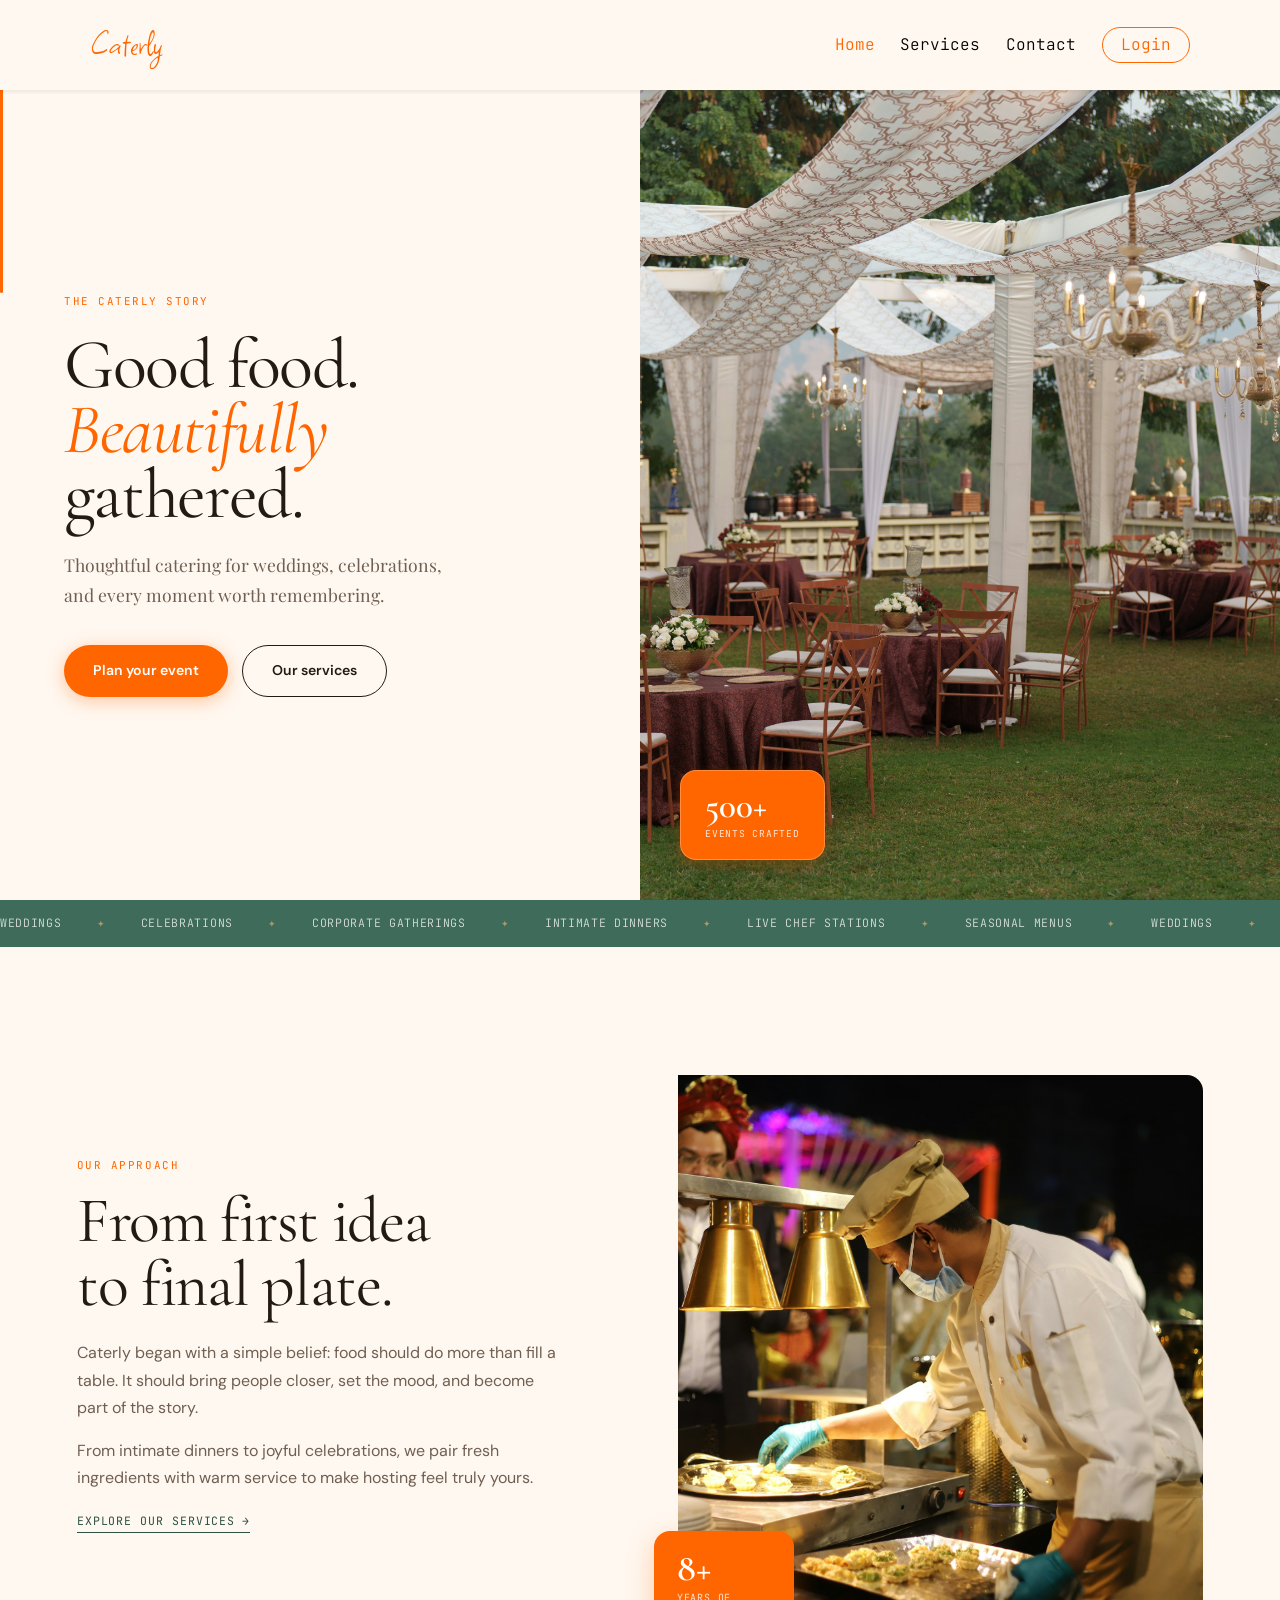
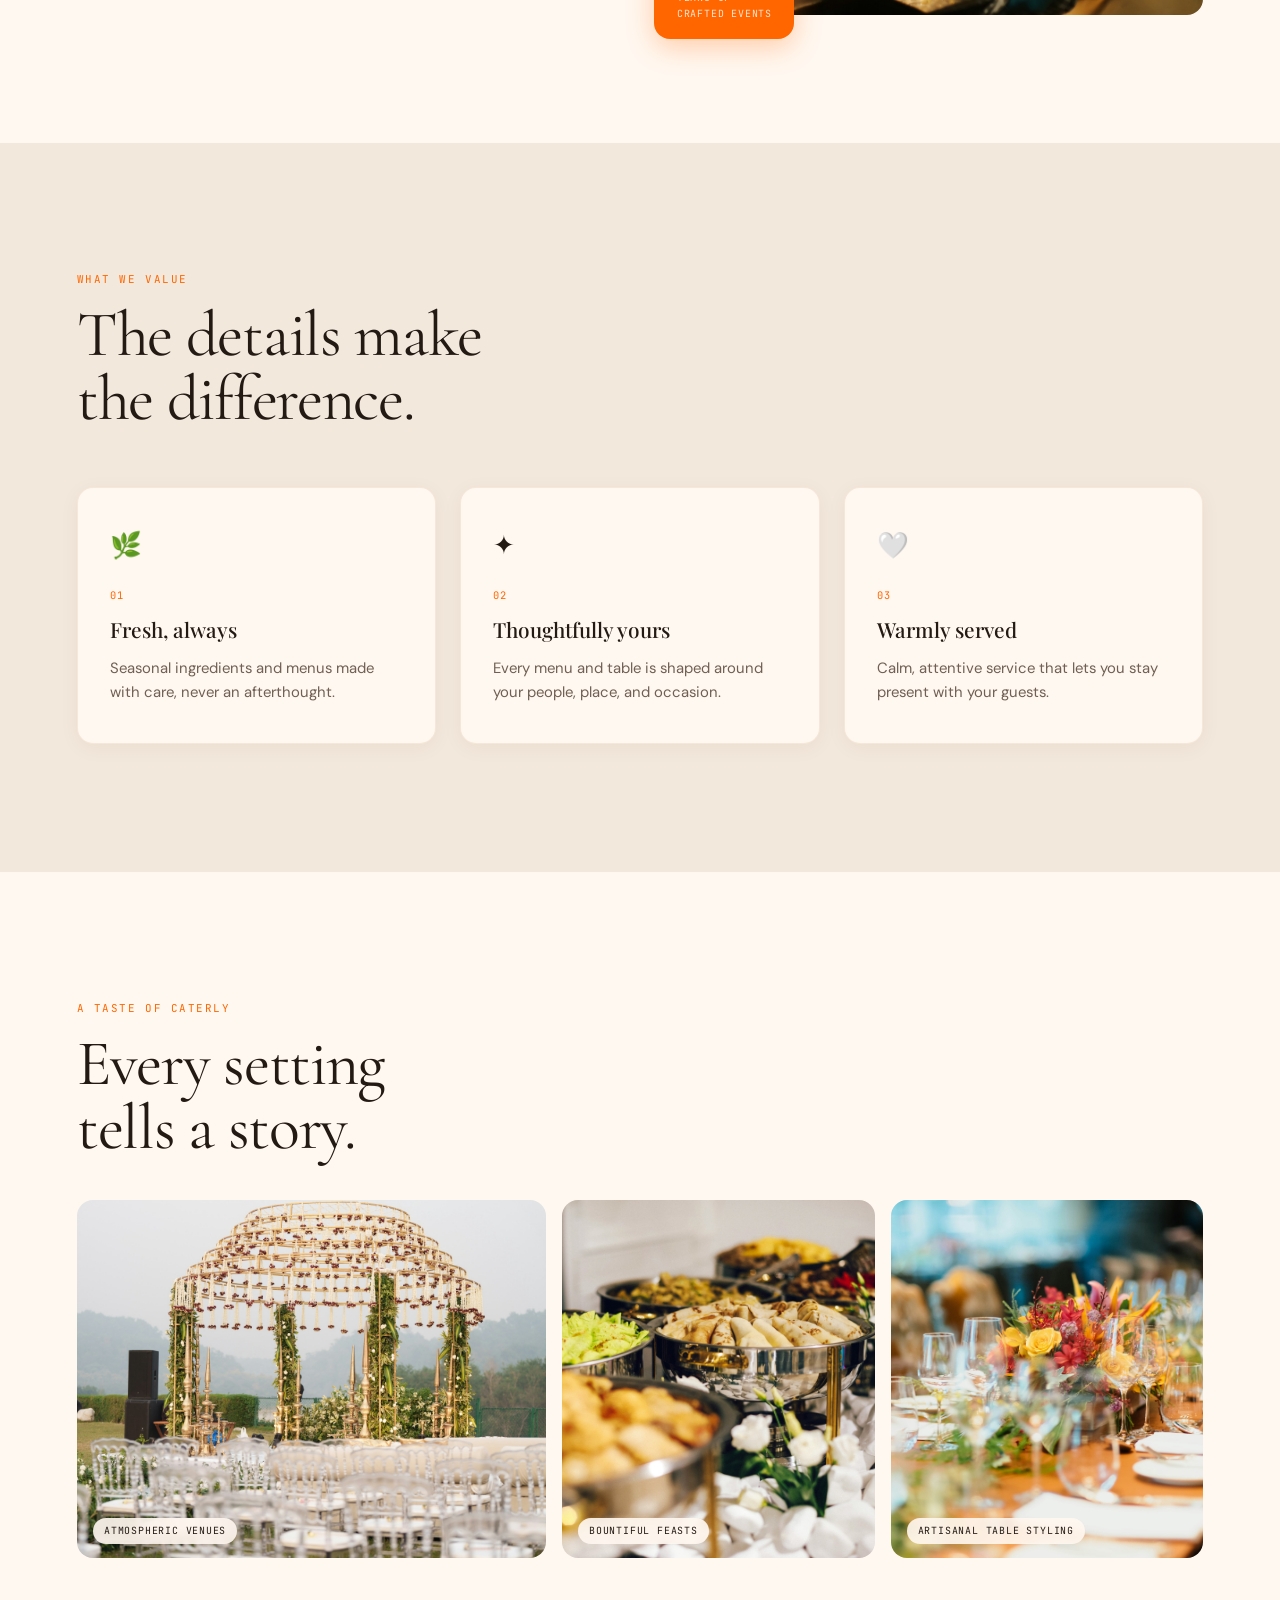
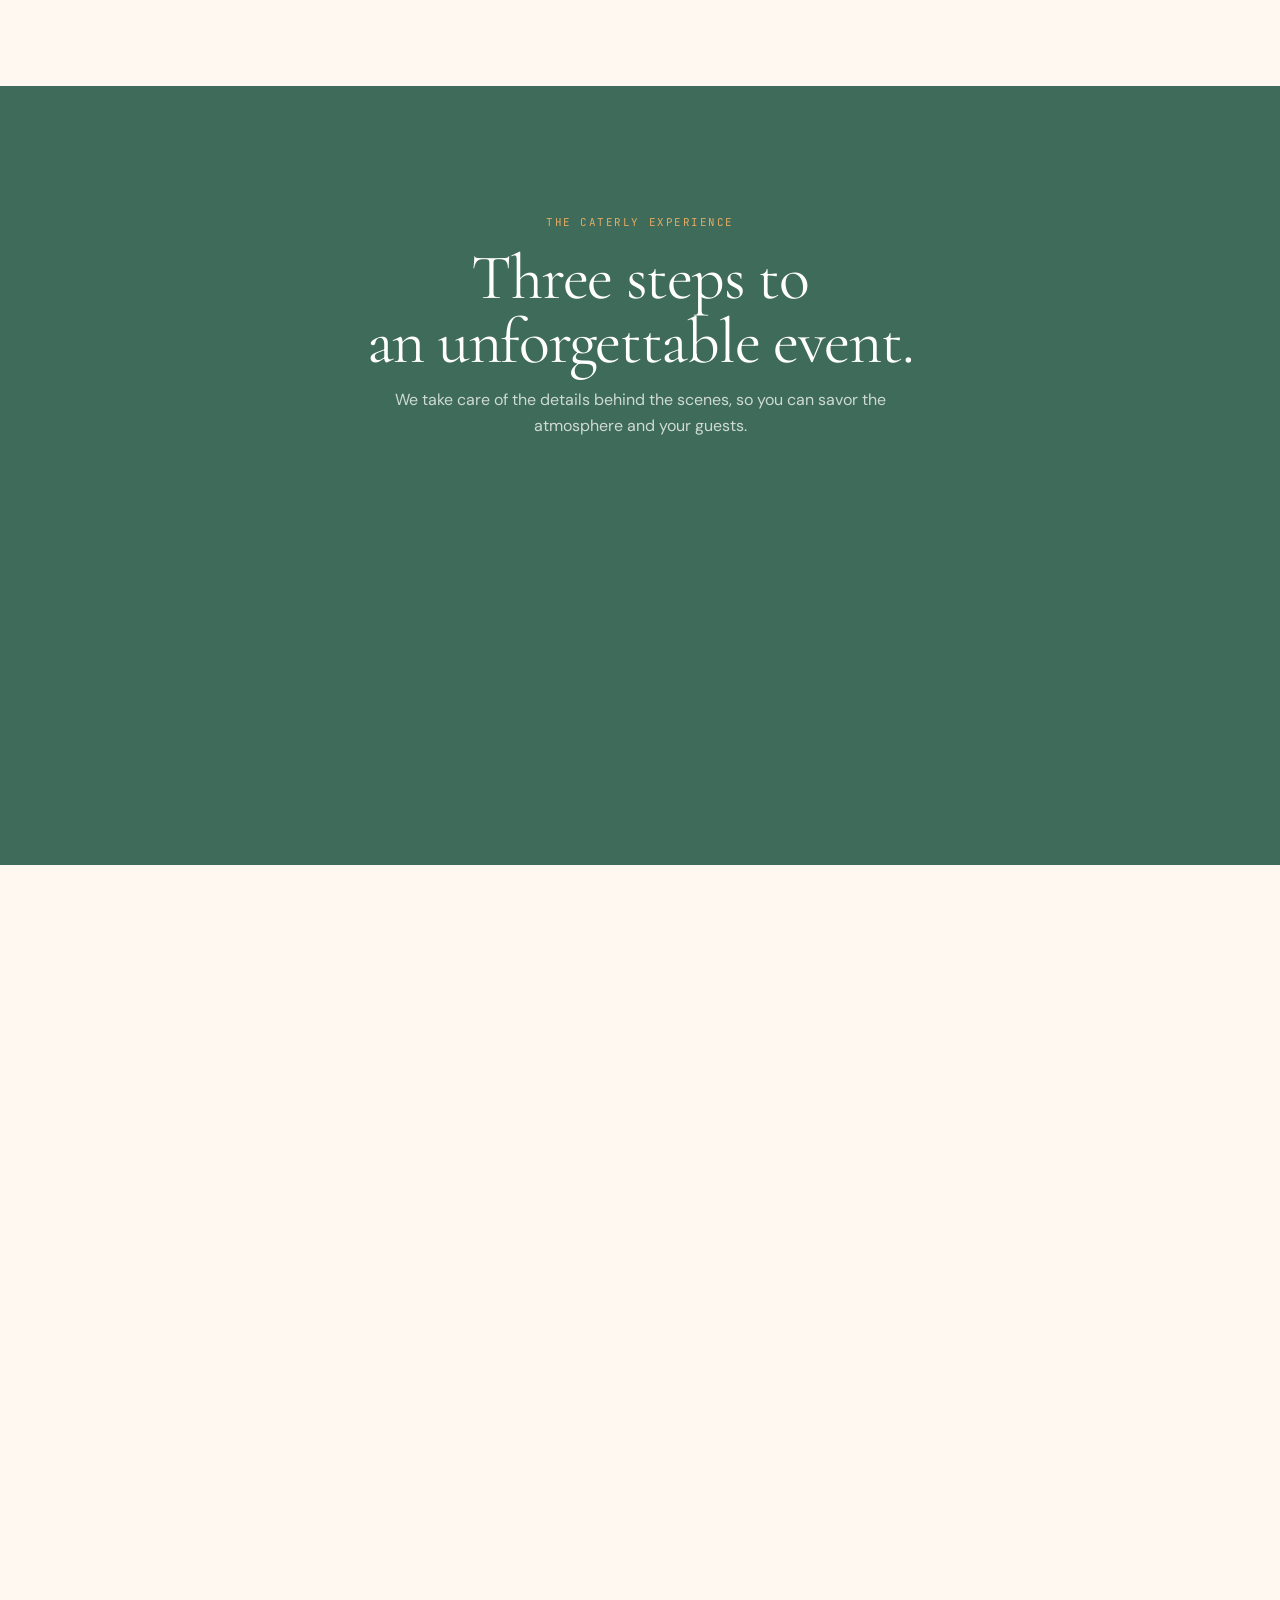
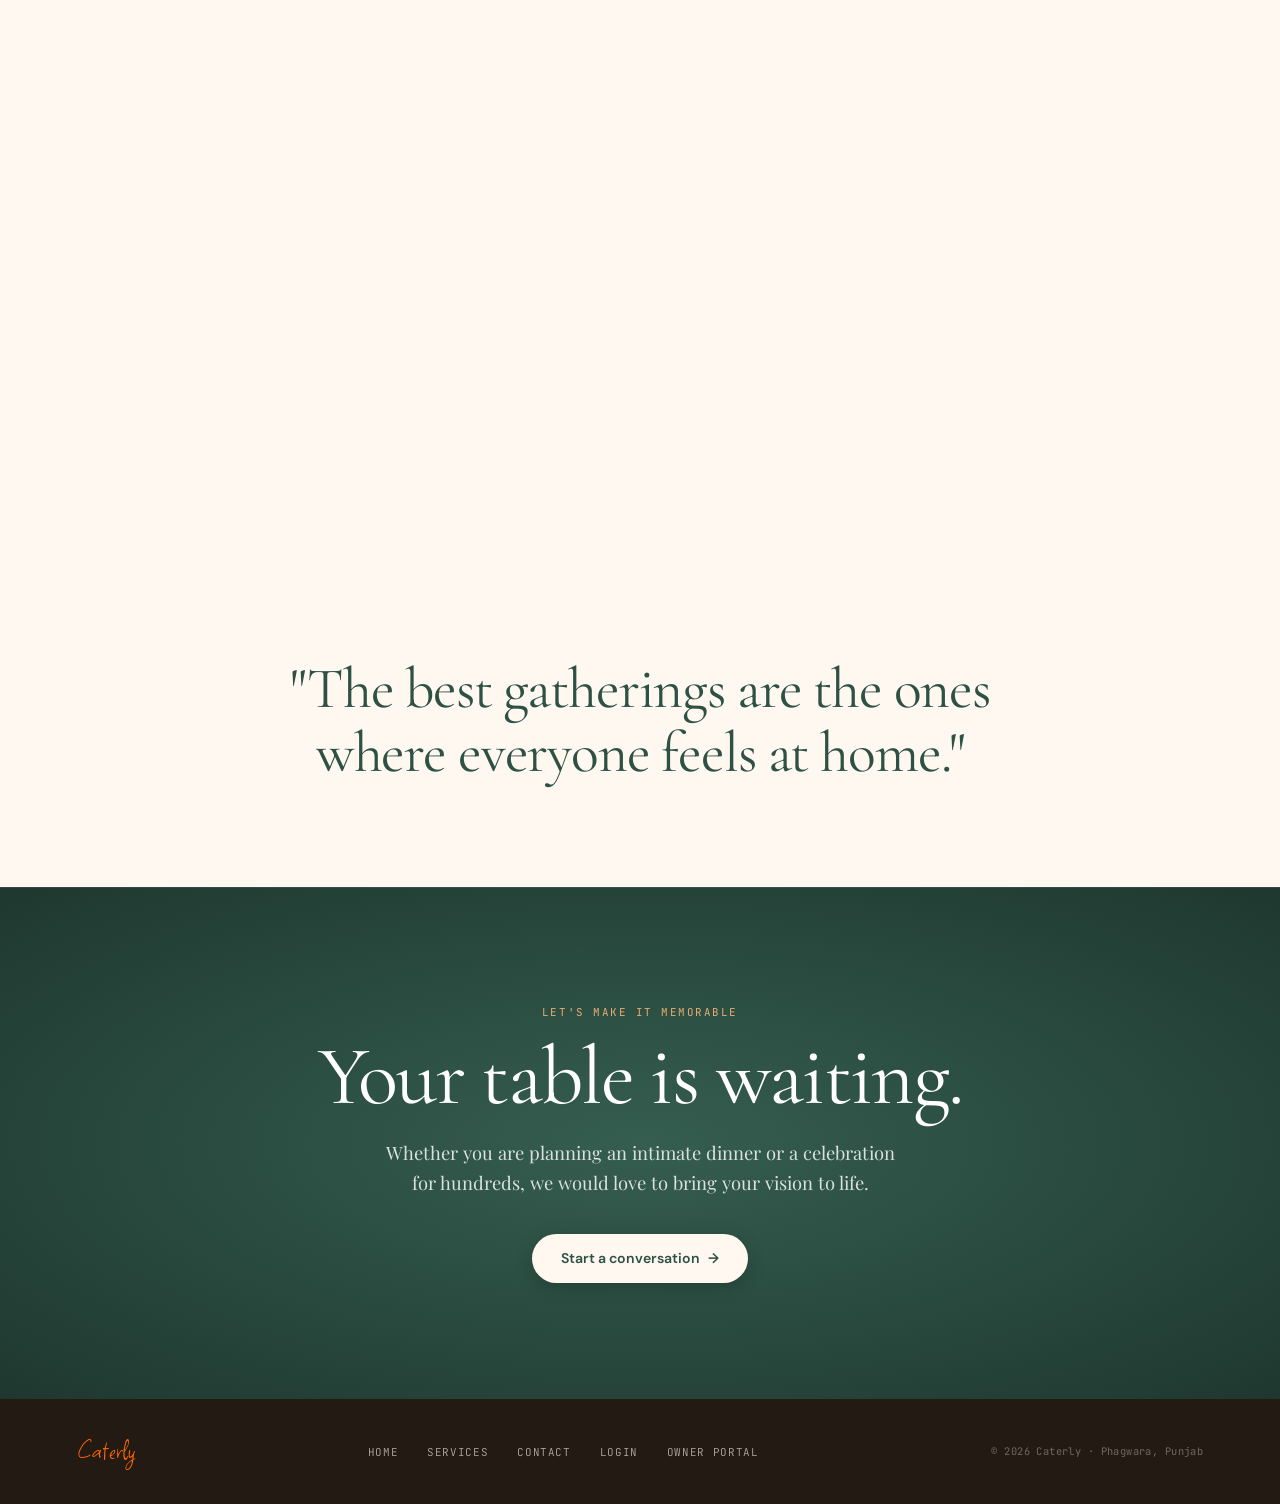
<file: index.html>
<!DOCTYPE html>
<html lang="en">
<head>
    <meta charset="UTF-8">
    <meta name="viewport" content="width=device-width, initial-scale=1.0">
    <title>Home | Caterly</title>
    <link rel="stylesheet" href="css/style.css">
    <link rel="stylesheet" href="css/home.css">
    <script src="js/navbar.js"></script>
</head>
<body class="home-page-body">


    <main>

        <!-- ── HERO ──────────────────────────────────────────────── -->
        <section class="hp-hero" aria-labelledby="hp-hero-title">

            <!-- Left: text panel -->
            <div class="hp-hero-text">
                <p class="hp-kicker hp-fade" style="--d:0ms">The Caterly Story</p>
                <h2 id="hp-hero-title" class="hp-hero-title hp-fade" style="--d:120ms">
                    Good food.<br>
                    <em>Beautifully</em><br>
                    gathered.
                </h2>
                <p class="hp-hero-lead hp-fade" style="--d:240ms">
                    Thoughtful catering for weddings, celebrations,
                    and every moment worth remembering.
                </p>
                <div class="hp-hero-actions hp-fade" style="--d:360ms">
                    <a class="hp-btn hp-btn-primary" href="pages/contact.html">Plan your event</a>
                    <a class="hp-btn hp-btn-outline" href="pages/services.html">Our services</a>
                </div>
            </div>

            <!-- Right: image panel -->
            <div class="hp-hero-visual">
                <img
                    src="assets/images/wedding-event-setting.jpg"
                    alt="Beautiful wedding event venue prepared by Caterly"
                    class="hp-hero-img"
                >
                <div class="hp-hero-visual-tag hp-fade" style="--d:480ms">
                    <span class="hp-vt-num">500+</span>
                    <span class="hp-vt-label">Events crafted</span>
                </div>
            </div>

        </section>

        <!-- ── MARQUEE STRIP ──────────────────────────────────────── -->
        <div class="hp-marquee" aria-hidden="true">
            <div class="hp-marquee-track">
                <span>Weddings</span><span class="hp-dot">✦</span>
                <span>Celebrations</span><span class="hp-dot">✦</span>
                <span>Corporate Gatherings</span><span class="hp-dot">✦</span>
                <span>Intimate Dinners</span><span class="hp-dot">✦</span>
                <span>Live Chef Stations</span><span class="hp-dot">✦</span>
                <span>Seasonal Menus</span><span class="hp-dot">✦</span>
                <span>Weddings</span><span class="hp-dot">✦</span>
                <span>Celebrations</span><span class="hp-dot">✦</span>
                <span>Corporate Gatherings</span><span class="hp-dot">✦</span>
                <span>Intimate Dinners</span><span class="hp-dot">✦</span>
                <span>Live Chef Stations</span><span class="hp-dot">✦</span>
                <span>Seasonal Menus</span><span class="hp-dot">✦</span>
            </div>
        </div>

        <!-- ── STORY ──────────────────────────────────────────────── -->
        <section class="hp-story hp-reveal" aria-labelledby="hp-story-title">
            <div class="hp-story-text">
                <p class="hp-kicker">Our Approach</p>
                <h2 id="hp-story-title" class="hp-section-title">From first idea<br>to final plate.</h2>
                <p class="hp-body-text">Caterly began with a simple belief: food should do more than fill a table. It should bring people closer, set the mood, and become part of the story.</p>
                <p class="hp-body-text">From intimate dinners to joyful celebrations, we pair fresh ingredients with warm service to make hosting feel truly yours.</p>
                <a class="hp-text-link" href="pages/services.html">Explore our services <span aria-hidden="true">→</span></a>
            </div>
            <div class="hp-story-image">
                <img src="assets/images/live-chef-service.jpg" alt="Caterly chef plating dishes at a live event">
                <div class="hp-story-badge">
                    <span class="hp-badge-num">8+</span>
                    <span class="hp-badge-label">Years of<br>crafted events</span>
                </div>
            </div>
        </section>

        <!-- ── VALUES ──────────────────────────────────────────────── -->
        <section class="hp-values" aria-labelledby="hp-values-title">
            <div class="hp-values-header hp-reveal">
                <p class="hp-kicker">What We Value</p>
                <h2 id="hp-values-title" class="hp-section-title">The details make<br>the difference.</h2>
            </div>
            <div class="hp-values-grid">
                <article class="hp-value-card hp-reveal">
                    <div class="hp-value-icon">🌿</div>
                    <span class="hp-value-num">01</span>
                    <h3>Fresh, always</h3>
                    <p>Seasonal ingredients and menus made with care, never an afterthought.</p>
                </article>
                <article class="hp-value-card hp-reveal">
                    <div class="hp-value-icon">✦</div>
                    <span class="hp-value-num">02</span>
                    <h3>Thoughtfully yours</h3>
                    <p>Every menu and table is shaped around your people, place, and occasion.</p>
                </article>
                <article class="hp-value-card hp-reveal">
                    <div class="hp-value-icon">🤍</div>
                    <span class="hp-value-num">03</span>
                    <h3>Warmly served</h3>
                    <p>Calm, attentive service that lets you stay present with your guests.</p>
                </article>
            </div>
        </section>

        <!-- ── GALLERY ──────────────────────────────────────────────── -->
        <section class="hp-gallery hp-reveal" aria-labelledby="hp-gallery-title">
            <div class="hp-gallery-header">
                <p class="hp-kicker">A Taste of Caterly</p>
                <h2 id="hp-gallery-title" class="hp-section-title">Every setting<br>tells a story.</h2>
            </div>
            <div class="hp-gallery-grid">
                <figure class="hp-gallery-fig hp-gallery-fig--large">
                    <img src="assets/images/outdoor-event-venue.jpg" alt="Outdoor event venue styled for a celebration">
                    <figcaption>Atmospheric Venues</figcaption>
                </figure>
                <figure class="hp-gallery-fig">
                    <img src="assets/images/buffet-catering.jpg" alt="Fresh buffet spread prepared for guests">
                    <figcaption>Bountiful Feasts</figcaption>
                </figure>
                <figure class="hp-gallery-fig">
                    <img src="assets/images/elegant-table-setting.jpg" alt="Elegant table setting prepared for a gathering">
                    <figcaption>Artisanal Table Styling</figcaption>
                </figure>
            </div>
        </section>

        <!-- ── PROCESS ──────────────────────────────────────────────── -->
        <section class="hp-process hp-reveal" aria-labelledby="hp-process-title">
            <div class="hp-process-header">
                <p class="hp-kicker">The Caterly Experience</p>
                <h2 id="hp-process-title" class="hp-section-title">Three steps to<br>an unforgettable event.</h2>
                <p class="hp-process-subhead">We take care of the details behind the scenes, so you can savor the atmosphere and your guests.</p>
            </div>
            <div class="hp-process-cards">
                <div class="hp-step-card hp-reveal">
                    <span class="hp-step-badge">Phase 01</span>
                    <h3>Tell us your vision</h3>
                    <p>Share your ideas, guest count, and occasion. We listen closely to shape the atmosphere you imagine.</p>
                </div>
                <div class="hp-step-card hp-reveal">
                    <span class="hp-step-badge">Phase 02</span>
                    <h3>We shape the menu</h3>
                    <p>Our team crafts a seasonal, personalized menu with tastings and tailored wine or beverage pairings.</p>
                </div>
                <div class="hp-step-card hp-reveal">
                    <span class="hp-step-badge">Phase 03</span>
                    <h3>You enjoy the moment</h3>
                    <p>From table setup to the final plate, we handle every detail so you stay fully present with your guests.</p>
                </div>
            </div>
        </section>

        <!-- ── QUICK LINKS ──────────────────────────────────────────── -->
        <section class="hp-links hp-reveal" aria-labelledby="hp-links-title">
            <p class="hp-kicker">Make It Yours</p>
            <h2 id="hp-links-title" class="hp-section-title">Ready to begin?</h2>
            <div class="hp-link-cards">
                <a class="hp-link-card" href="pages/services.html">
                    <span class="hp-link-eyebrow">Explore</span>
                    <h3>View our services</h3>
                    <p>Discover options designed for weddings, celebrations, and special events.</p>
                    <span class="hp-link-arrow" aria-hidden="true">→</span>
                </a>
                <a class="hp-link-card hp-link-card--accent" href="pages/login.html">
                    <span class="hp-link-eyebrow">Welcome back</span>
                    <h3>Sign in to Caterly</h3>
                    <p>Access your account and continue planning your next unforgettable gathering.</p>
                    <span class="hp-link-arrow" aria-hidden="true">→</span>
                </a>
            </div>
        </section>

        <!-- ── LOCATION ──────────────────────────────────────────────── -->
        <section class="hp-location hp-reveal" aria-labelledby="hp-location-title">
            <div class="hp-location-copy">
                <p class="hp-kicker">Find Us</p>
                <h2 id="hp-location-title" class="hp-section-title">Come say hello.</h2>
                <p class="hp-body-text">Our home base is in Phagwara, Punjab. Whether you are planning an intimate gathering or a full celebration, we would love to hear what you are imagining.</p>
                <address>
                    <strong>Caterly</strong>
                    Near Lovely Professional University<br>
                    Phagwara, Punjab, India
                </address>
                <a class="hp-text-link" href="pages/contact.html">Get in touch <span aria-hidden="true">→</span></a>
            </div>
            <div class="hp-map">
                <iframe src="https://www.google.com/maps/embed?pb=!1m18!1m12!1m3!1d6821.536982484991!2d75.69532824272255!3d31.25483156911523!2m3!1f0!2f0!3f0!3m2!1i1024!2i768!4f13.1!3m3!1m2!1s0x391a5f5e9c489cf3%3A0x4049a5409d53c300!2sLovely%20Professional%20University!5e0!3m2!1sen!2sin!4v1794077826907!5m2!1sen!2sin" title="Caterly location near Lovely Professional University" allowfullscreen="" loading="lazy" referrerpolicy="strict-origin-when-cross-origin"></iframe>
            </div>
        </section>

        <!-- ── PULL QUOTE ──────────────────────────────────────────── -->
        <section class="hp-quote hp-reveal" aria-label="Caterly promise">
            <blockquote>
                <p>"The best gatherings are the ones where everyone feels at home."</p>
            </blockquote>
        </section>

        <!-- ── CTA BANNER ──────────────────────────────────────────── -->
        <section class="hp-cta hp-reveal" aria-labelledby="hp-cta-title">
            <div class="hp-cta-content">
                <p class="hp-kicker hp-kicker--light">Let's Make It Memorable</p>
                <h2 id="hp-cta-title">Your table is waiting.</h2>
                <p class="hp-cta-lead">Whether you are planning an intimate dinner or a celebration for hundreds, we would love to bring your vision to life.</p>
                <a class="hp-btn hp-btn-light" href="pages/contact.html">Start a conversation <span aria-hidden="true">→</span></a>
            </div>
        </section>

    </main>

    <!-- ── FOOTER ──────────────────────────────────────────────────── -->
    <footer class="site-footer">
        <div class="site-footer-inner">
            <a class="site-brand" href="index.html">
                <span class="site-title site-footer-logo">Caterly</span>
            </a>
            <nav aria-label="Footer navigation">
                <ul>
                    <li><a href="index.html">Home</a></li>
                    <li><a href="pages/services.html">Services</a></li>
                    <li><a href="pages/contact.html">Contact</a></li>
                    <li><a href="pages/login.html">Login</a></li>
                    <li><a href="pages/dashboard.html">Owner Portal</a></li>
                </ul>
            </nav>
            <p class="site-footer-copy">&copy; 2026 Caterly &middot; Phagwara, Punjab</p>
        </div>
    </footer>

    <script src="js/app.js"></script>
    <script src="js/home.js"></script>
</body>
</html>
</file>
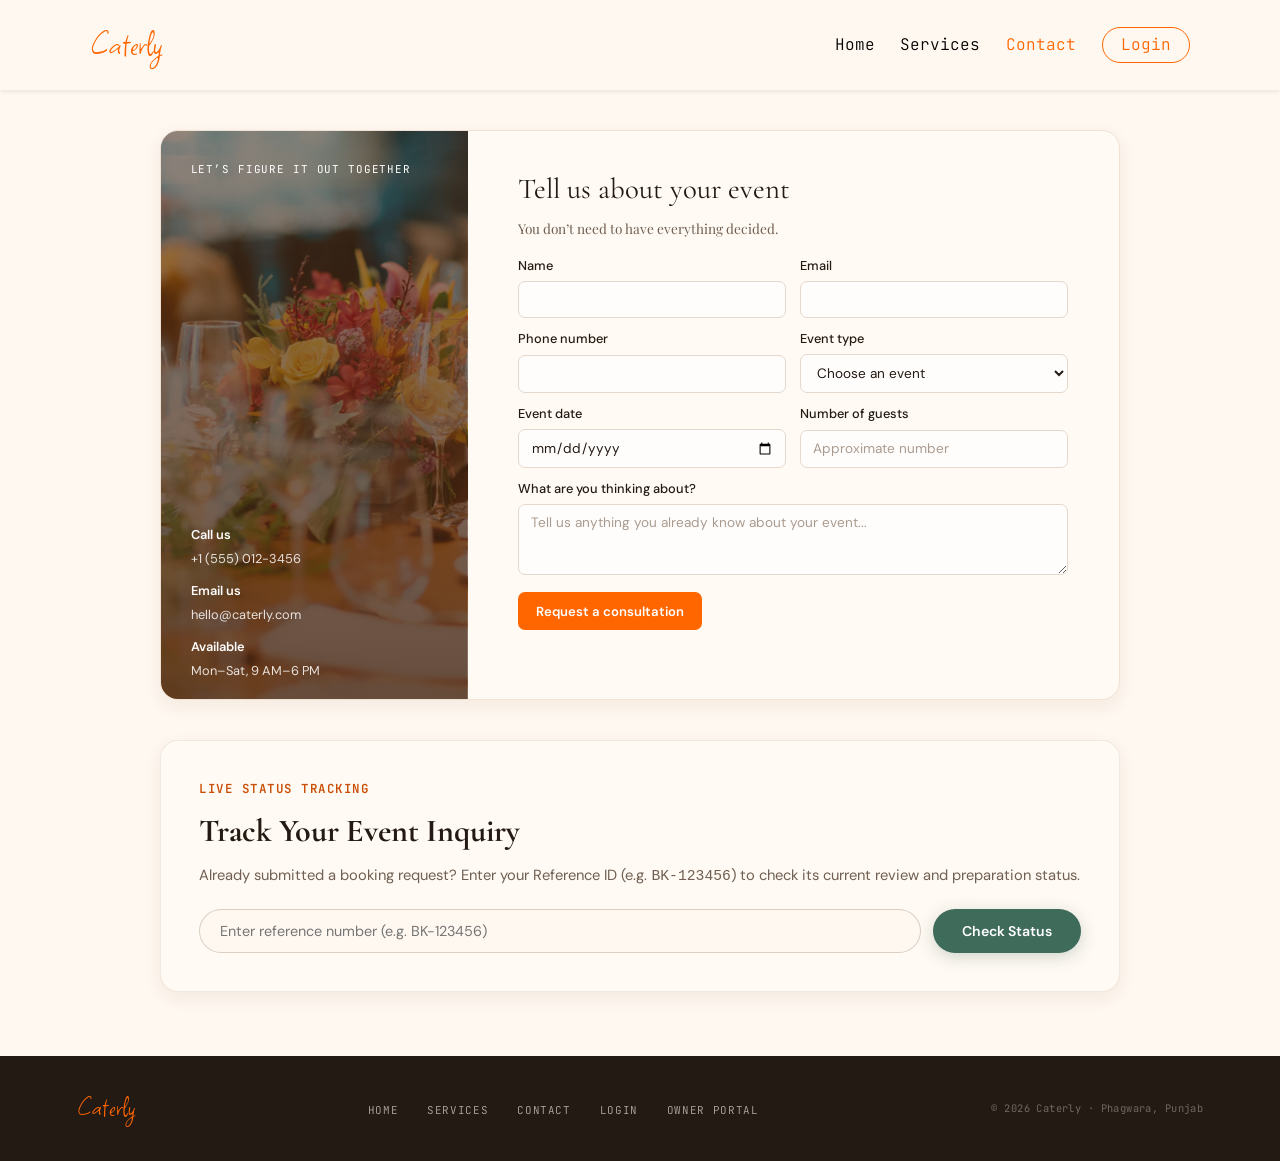
<file: pages/contact.html>
<!DOCTYPE html>
<html lang="en">
<head>
    <meta charset="UTF-8">
    <meta name="viewport" content="width=device-width, initial-scale=1.0">
    <title>Contact | Caterly</title>
    <link rel="stylesheet" href="../css/style.css">
    <script src="../js/auth.js"></script>
    <script src="../js/navbar.js"></script>
</head>
<body>
    <main>
        <section class="contact-page">
            <div class="contact-intro">
                <p class="eyebrow">Let’s figure it out together</p>
                <div class="contact-details">
                    <div>
                        <span class="contact-detail-label">Call us</span>
                        <a href="tel:+15550123456">+1 (555) 012-3456</a>
                    </div>
                    <div>
                        <span class="contact-detail-label">Email us</span>
                        <a href="mailto:hello@caterly.com">hello@caterly.com</a>
                    </div>
                    <div>
                        <span class="contact-detail-label">Available</span>
                        <span>Mon–Sat, 9 AM–6 PM</span>
                    </div>
                </div>
            </div>

            <form class="consultation-form">
                <h2 id="contact-heading">Tell us about your event</h2>
                <p class="form-note">You don’t need to have everything decided.</p>

                <div class="form-grid">
                    <div class="form-field">
                        <label for="name">Name</label>
                        <input type="text" id="name" name="name" autocomplete="name" required>
                    </div>
                    <div class="form-field">
                        <label for="email">Email</label>
                        <input type="email" id="email" name="email" autocomplete="email" required>
                    </div>
                    <div class="form-field">
                        <label for="phone">Phone number</label>
                        <input type="tel" id="phone" name="phone" autocomplete="tel">
                    </div>
                    <div class="form-field">
                        <label for="event-type">Event type</label>
                        <select id="event-type" name="event-type" required>
                            <option value="" selected disabled>Choose an event</option>
                            <option>Wedding</option>
                            <option>Birthday</option>
                            <option>Corporate event</option>
                            <option>Private party</option>
                            <option>Festival or celebration</option>
                            <option>Other</option>
                        </select>
                    </div>
                    <div class="form-field">
                        <label for="event-date">Event date</label>
                        <input type="date" id="event-date" name="event-date">
                    </div>
                    <div class="form-field">
                        <label for="guests">Number of guests</label>
                        <input type="number" id="guests" name="guests" min="1" placeholder="Approximate number">
                    </div>
                    <div class="form-field form-field-wide">
                        <label for="message">What are you thinking about?</label>
                        <textarea id="message" name="message" rows="3" placeholder="Tell us anything you already know about your event..."></textarea>
                    </div>
                </div>

                <button type="submit">Request a consultation</button>
                <p class="form-feedback" role="status" aria-live="polite"></p>
            </form>
        </section>

        <!-- ── STATUS TRACKER SECTION ───────────────────────────────── -->
        <section class="tracker-section" aria-labelledby="tracker-heading">
            <div class="tracker-card">
                <div class="tracker-header">
                    <p class="tracker-kicker">Live Status Tracking</p>
                    <h2 id="tracker-heading">Track Your Event Inquiry</h2>
                    <p class="tracker-desc">Already submitted a booking request? Enter your Reference ID (e.g. <code>BK-123456</code>) to check its current review and preparation status.</p>
                </div>
                <form class="tracker-form" id="tracker-form">
                    <div class="tracker-input-group">
                        <label for="tracker-id" class="sr-only">Booking Reference ID</label>
                        <input type="text" id="tracker-id" placeholder="Enter reference number (e.g. BK-123456)" required autocomplete="off">
                        <button type="submit" class="btn btn-secondary">Check Status</button>
                    </div>
                </form>
                <div class="tracker-result" id="tracker-result" aria-live="polite"></div>
            </div>
        </section>
    </main>

    <!-- ── FOOTER ──────────────────────────────────────────────────── -->
    <footer class="site-footer">
        <div class="site-footer-inner">
            <a class="site-brand" href="../index.html">
                <span class="site-title site-footer-logo">Caterly</span>
            </a>
            <nav aria-label="Footer navigation">
                <ul>
                    <li><a href="../index.html">Home</a></li>
                    <li><a href="services.html">Services</a></li>
                    <li><a href="contact.html">Contact</a></li>
                    <li><a href="login.html">Login</a></li>
                    <li><a href="dashboard.html">Owner Portal</a></li>
                </ul>
            </nav>
            <p class="site-footer-copy">&copy; 2026 Caterly &middot; Phagwara, Punjab</p>
        </div>
    </footer>

    <script src="../js/app.js" defer></script>
</body>
</html>
</file>
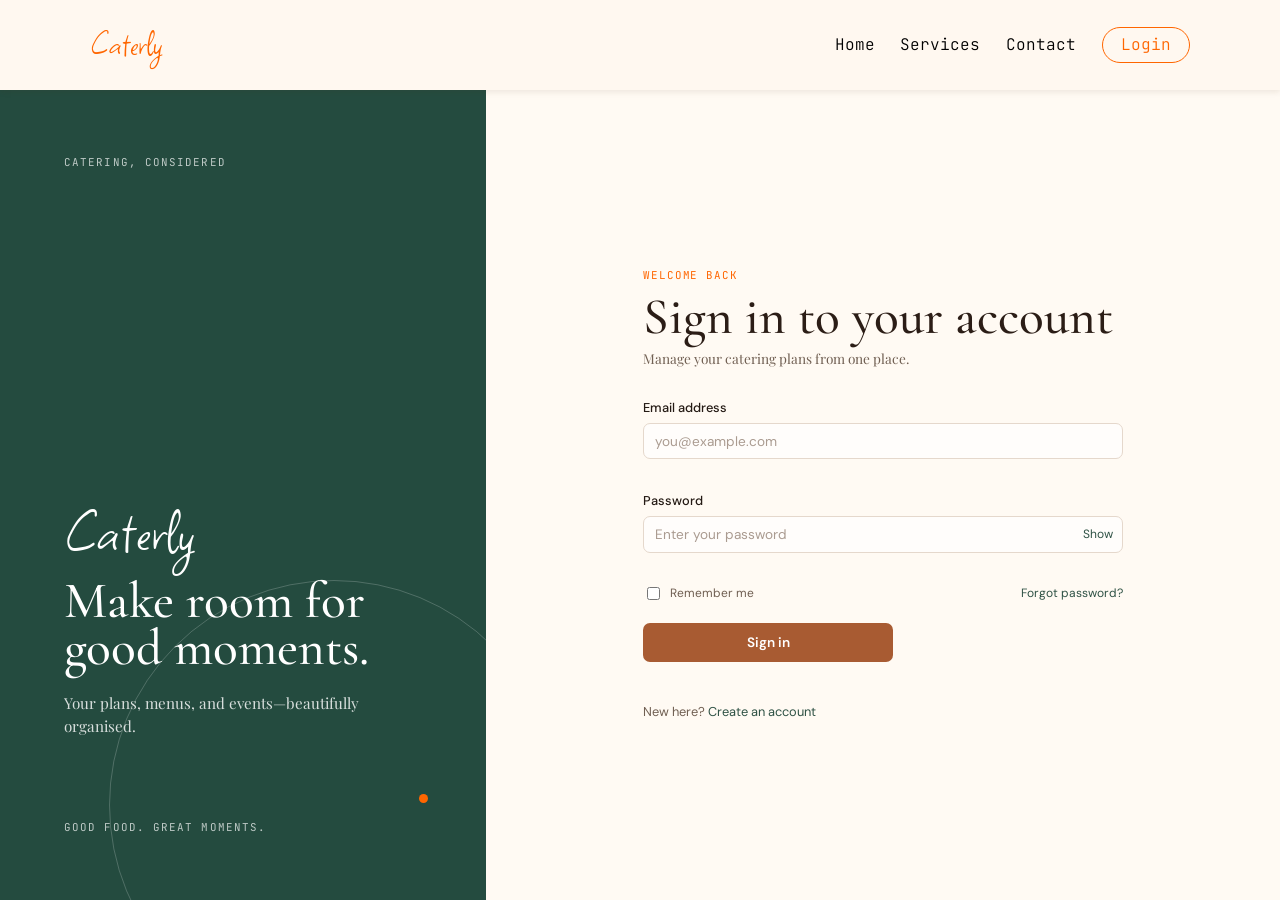
<file: pages/dashboard.html>
<!DOCTYPE html>
<html lang="en">
<head>
    <meta charset="UTF-8">
    <meta name="viewport" content="width=device-width, initial-scale=1.0">
    <title>Management Dashboard | Caterly</title>
    <link rel="stylesheet" href="../css/style.css">
    <link rel="stylesheet" href="../css/dashboard.css">
    <script src="../js/auth.js"></script>
    <script>
        // Redirect to login if not authenticated as owner
        if (window.CaterlyAuth && !window.CaterlyAuth.requireOwner("login.html")) {
            // Execution stopped by requireOwner redirect
        }
    </script>
    <script src="../js/navbar.js"></script>
    <script src="../js/dashboard.js" defer></script>
</head>
<body class="dashboard-body">
    <main class="dashboard-page">

        <!-- ── HEADER SECTION ──────────────────────────────────────── -->
        <header class="dash-header">
            <div>
                <p class="dash-eyebrow">Owner Portal &middot; Operations</p>
                <h1 class="dash-title">Catering Business Management</h1>
                <p class="dash-subtitle">Track client inquiries, manage event bookings, update preparation statuses, and monitor operational reports.</p>
            </div>
            <div class="dash-header-actions">
                <button type="button" class="btn btn-primary" id="btn-new-booking">+ New Booking</button>
            </div>
        </header>

        <!-- ── METRICS SUMMARY / REPORTING ──────────────────────────── -->
        <section class="dash-metrics-grid" aria-label="Key Performance Indicators">
            <article class="metric-card">
                <div class="metric-header">
                    <h2 class="metric-label">Total Inquiries</h2>
                    <span class="metric-badge metric-badge-total">All Time</span>
                </div>
                <p class="metric-value" id="metric-total">0</p>
                <p class="metric-desc">Registered event requests in system</p>
            </article>

            <article class="metric-card">
                <div class="metric-header">
                    <h2 class="metric-label">Pending Review</h2>
                    <span class="metric-badge metric-badge-pending">Action Required</span>
                </div>
                <p class="metric-value" id="metric-pending">0</p>
                <p class="metric-desc">Awaiting staff confirmation</p>
            </article>

            <article class="metric-card">
                <div class="metric-header">
                    <h2 class="metric-label">Confirmed Events</h2>
                    <span class="metric-badge metric-badge-confirmed">Scheduled</span>
                </div>
                <p class="metric-value" id="metric-confirmed">0</p>
                <p class="metric-desc">Approved and ready for preparation</p>
            </article>

            <article class="metric-card">
                <div class="metric-header">
                    <h2 class="metric-label">Expected Guests</h2>
                    <span class="metric-badge metric-badge-guests">Capacity</span>
                </div>
                <p class="metric-value" id="metric-guests">0</p>
                <p class="metric-desc">Cumulative guests across all events</p>
            </article>
        </section>

        <!-- ── TOOLBAR / SEARCH & FILTERS ──────────────────────────── -->
        <section class="dash-toolbar" aria-label="Search and filter records">
            <div class="toolbar-filters">
                <div class="dash-search-box">
                    <span class="dash-search-icon" aria-hidden="true">&#128269;</span>
                    <input type="search" id="dash-search" class="dash-search-input" placeholder="Search by client, email, event..." aria-label="Search bookings">
                </div>

                <select id="filter-status" class="dash-select" aria-label="Filter by status">
                    <option value="all">All Statuses</option>
                    <option value="Pending">Pending</option>
                    <option value="Confirmed">Confirmed</option>
                    <option value="In Progress">In Progress</option>
                    <option value="Completed">Completed</option>
                    <option value="Cancelled">Cancelled</option>
                </select>

                <select id="filter-event" class="dash-select" aria-label="Filter by event type">
                    <option value="all">All Event Types</option>
                    <option value="Wedding">Wedding</option>
                    <option value="Birthday">Birthday</option>
                    <option value="Corporate event">Corporate event</option>
                    <option value="Private party">Private party</option>
                    <option value="Festival or celebration">Festival or celebration</option>
                    <option value="Other">Other</option>
                </select>
            </div>

            <span class="toolbar-meta" id="filter-count">Showing 0 inquiries</span>
        </section>

        <!-- ── RECORDS TABLE / CRUD MANAGEMENT ─────────────────────── -->
        <section class="dash-records-card" aria-label="Booking Records">
            
            <!-- Empty State Display -->
            <div class="dash-empty-state" id="dash-empty-state">
                <div class="empty-icon" aria-hidden="true">&#128203;</div>
                <h2 class="empty-heading">No Catering Bookings Found</h2>
                <p class="empty-desc">New requests submitted via the website consultation form will appear here automatically. You can also create one manually.</p>
                <button type="button" class="btn btn-secondary" id="btn-empty-create">+ Create First Booking</button>
            </div>

            <!-- Data Table Display -->
            <div class="table-responsive" id="dash-table-wrapper" style="display: none;">
                <table class="dash-table" aria-label="Bookings List">
                    <thead>
                        <tr>
                            <th scope="col">Reference</th>
                            <th scope="col">Client Details</th>
                            <th scope="col">Event Details</th>
                            <th scope="col">Notes</th>
                            <th scope="col">Status</th>
                            <th scope="col">Actions</th>
                        </tr>
                    </thead>
                    <tbody id="dash-table-body">
                        <!-- Rendered dynamically by dashboard.js -->
                    </tbody>
                </table>
            </div>

        </section>

    </main>

    <!-- ── CREATE / EDIT BOOKING MODAL ─────────────────────────────── -->
    <div class="dash-modal-backdrop" id="booking-modal" role="dialog" aria-modal="true" aria-labelledby="modal-title">
        <div class="dash-modal">
            <div class="modal-header">
                <h2 class="modal-title" id="modal-title">Create New Catering Booking</h2>
                <button type="button" class="modal-close" data-close-modal aria-label="Close dialog">&times;</button>
            </div>

            <form id="booking-form" novalidate>
                <div class="modal-grid">
                    <div class="form-field modal-grid-full">
                        <label for="modal-name">Client Name *</label>
                        <input type="text" id="modal-name" required placeholder="Full name of client">
                    </div>

                    <div class="form-field">
                        <label for="modal-email">Email Address *</label>
                        <input type="email" id="modal-email" required placeholder="client@example.com">
                    </div>

                    <div class="form-field">
                        <label for="modal-phone">Phone Number</label>
                        <input type="tel" id="modal-phone" placeholder="+1 (555) 000-0000">
                    </div>

                    <div class="form-field">
                        <label for="modal-event-type">Event Type *</label>
                        <select id="modal-event-type" required>
                            <option value="Wedding">Wedding</option>
                            <option value="Birthday">Birthday</option>
                            <option value="Corporate event">Corporate event</option>
                            <option value="Private party">Private party</option>
                            <option value="Festival or celebration">Festival or celebration</option>
                            <option value="Other">Other</option>
                        </select>
                    </div>

                    <div class="form-field">
                        <label for="modal-event-date">Event Date</label>
                        <input type="date" id="modal-event-date">
                    </div>

                    <div class="form-field">
                        <label for="modal-guests">Guest Count</label>
                        <input type="number" id="modal-guests" min="1" value="50">
                    </div>

                    <div class="form-field">
                        <label for="modal-status">Booking Status</label>
                        <select id="modal-status">
                            <option value="Pending">Pending</option>
                            <option value="Confirmed">Confirmed</option>
                            <option value="In Progress">In Progress</option>
                            <option value="Completed">Completed</option>
                            <option value="Cancelled">Cancelled</option>
                        </select>
                    </div>

                    <div class="form-field modal-grid-full">
                        <label for="modal-notes">Dietary Notes &amp; Requirements</label>
                        <textarea id="modal-notes" rows="3" placeholder="Special menu requests, dietary restrictions, venue notes..."></textarea>
                    </div>
                </div>

                <div class="modal-actions">
                    <button type="button" class="btn btn-outline" data-close-modal>Cancel</button>
                    <button type="submit" class="btn btn-primary" id="btn-modal-save">Save Booking</button>
                </div>
            </form>
        </div>
    </div>

    <!-- ── TOAST NOTIFICATION ──────────────────────────────────────── -->
    <div class="dash-toast" id="dash-toast" role="status" aria-live="polite"></div>

    <!-- ── SHARED FOOTER ──────────────────────────────────────────── -->
    <footer class="site-footer">
        <div class="site-footer-inner">
            <a class="site-brand" href="../index.html">
                <span class="site-title site-footer-logo">Caterly</span>
            </a>
            <nav aria-label="Footer navigation">
                <ul>
                    <li><a href="../index.html">Home</a></li>
                    <li><a href="services.html">Services</a></li>
                    <li><a href="contact.html">Contact</a></li>
                    <li><a href="dashboard.html">Dashboard</a></li>
                </ul>
            </nav>
            <p class="site-footer-copy">&copy; 2026 Caterly &middot; Phagwara, Punjab</p>
        </div>
    </footer>

</body>
</html>
</file>
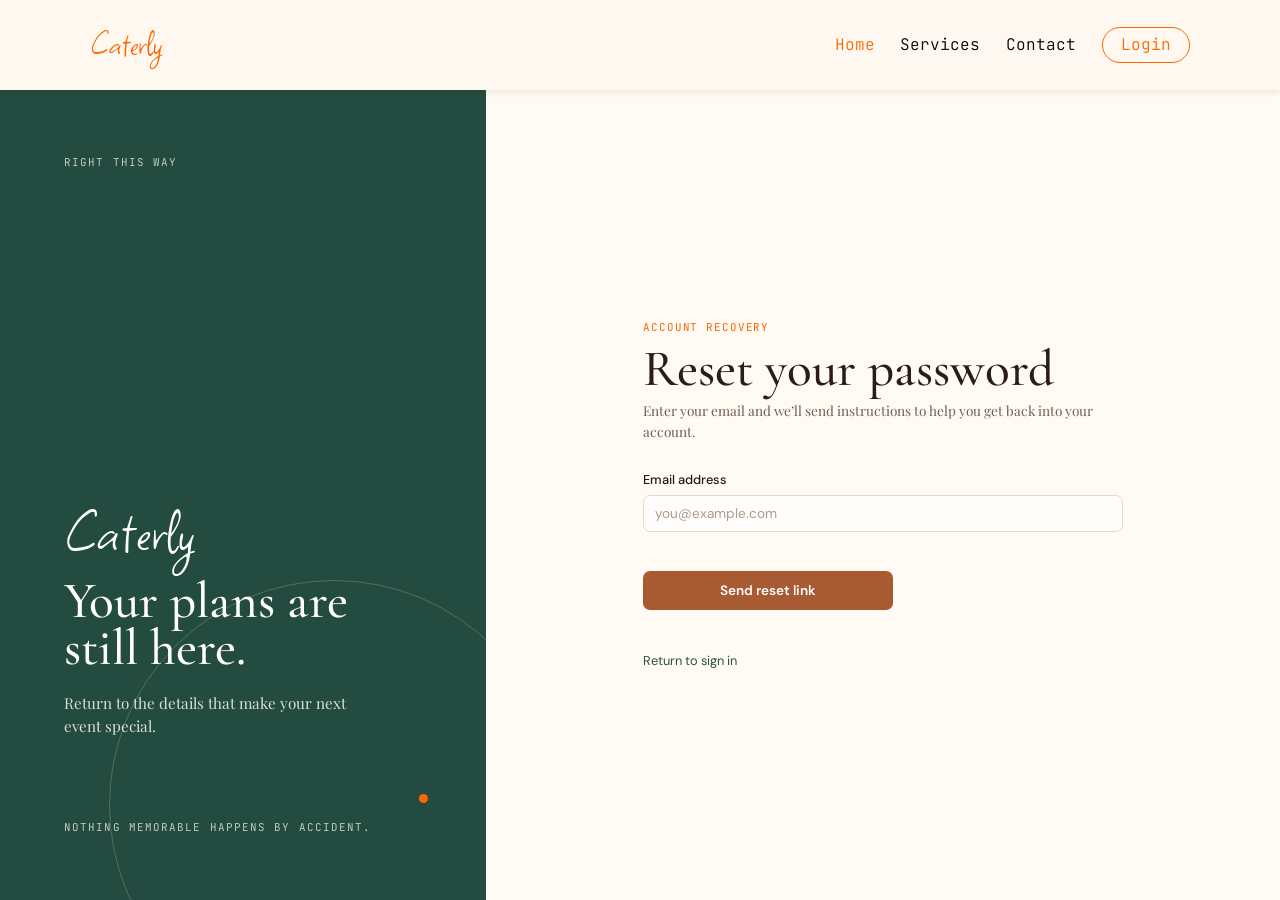
<file: pages/forgot-password.html>
<!DOCTYPE html>
<html lang="en">
<head>
    <meta charset="UTF-8">
    <meta name="viewport" content="width=device-width, initial-scale=1.0">
    <title>Reset password | Caterly</title>
    <link rel="stylesheet" href="../css/style.css">
    <script src="../js/navbar.js"></script>
    <script src="../js/app.js" defer></script>
</head>
<body class="auth-page-body">
    <main>
        <section class="auth-shell auth-reset" aria-labelledby="forgot-heading">
            <div class="auth-visual">
                <p class="auth-visual-kicker">Right this way</p>
                <div>
                    <p class="auth-visual-mark">Caterly</p>
                    <h2>Your plans are still here.</h2>
                    <p>Return to the details that make your next event special.</p>
                </div>
                <p class="auth-visual-note">Nothing memorable happens by accident.</p>
            </div>

            <div class="auth-content">
                <div class="auth-content-inner">
                    <p class="login-kicker">Account recovery</p>
                    <h1 id="forgot-heading">Reset your password</h1>
                    <p class="form-note">Enter your email and we’ll send instructions to help you get back into your account.</p>

                    <form class="auth-form reset-form" novalidate>
                    <div class="form-field">
                        <label for="reset-email">Email address</label>
                        <input type="email" id="reset-email" name="email" autocomplete="email" placeholder="you@example.com" required>
                        <span class="field-error" id="reset-email-error"></span>
                    </div>
                    <button class="login-submit" type="submit">Send reset link</button>
                    <p class="login-status" role="status" aria-live="polite"></p>
                </form>

                    <p class="signup-prompt"><a href="login.html">Return to sign in</a></p>
                </div>
            </div>
        </section>
    </main>
</body>
</html>
</file>
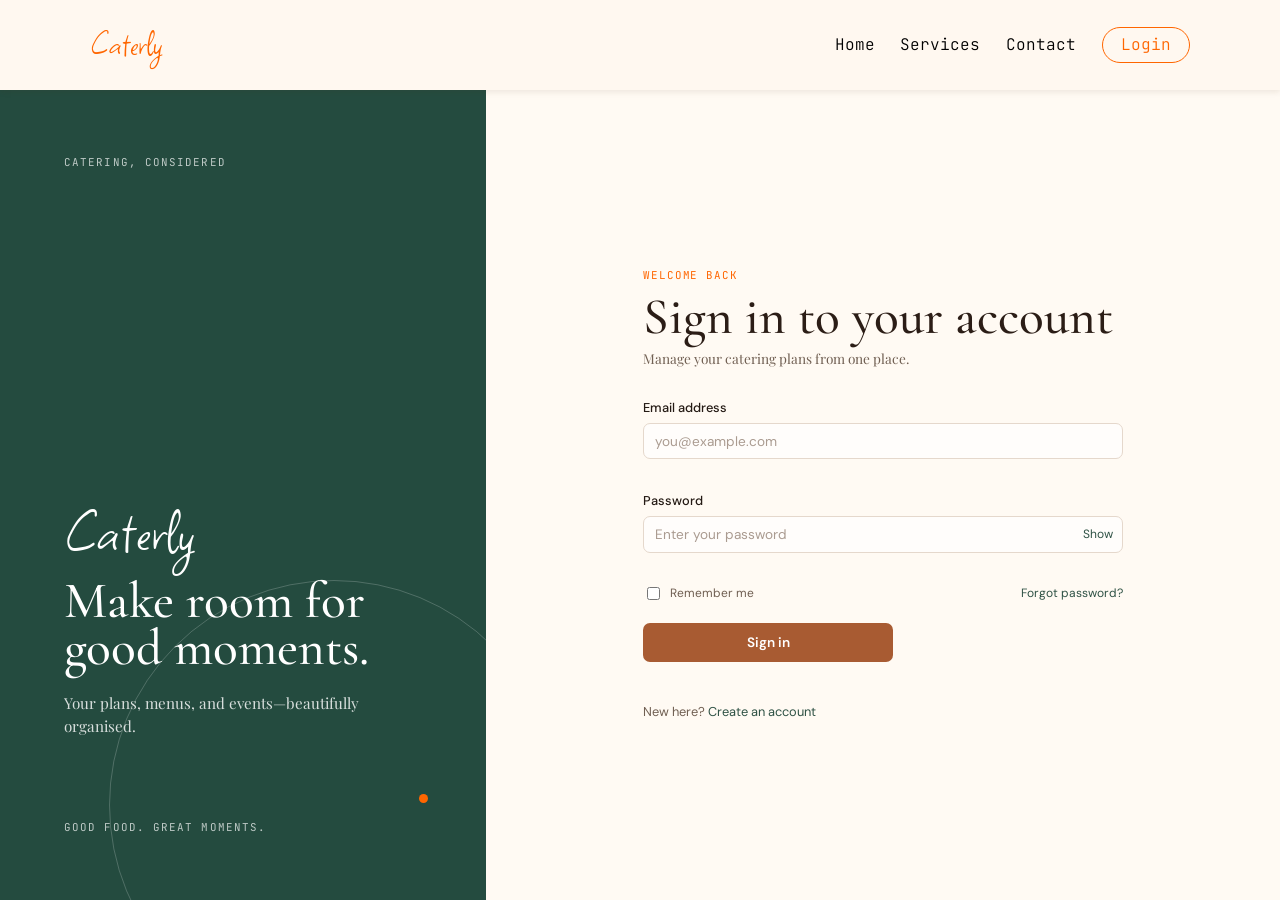
<file: pages/login.html>
<!DOCTYPE html>
<html lang="en">
<head>
    <meta charset="UTF-8">
    <meta name="viewport" content="width=device-width, initial-scale=1.0">
    <title>Login | Caterly</title>
    <link rel="stylesheet" href="../css/style.css">
    <script src="../js/auth.js"></script>
    <script src="../js/navbar.js"></script>
    <script src="../js/app.js" defer></script>
</head>
<body class="auth-page-body">
    <main>
        <section class="auth-shell auth-login" aria-labelledby="login-heading">
            <div class="auth-visual">
                <p class="auth-visual-kicker">Catering, considered</p>
                <div>
                    <p class="auth-visual-mark">Caterly</p>
                    <h2>Make room for good moments.</h2>
                    <p>Your plans, menus, and events—beautifully organised.</p>
                </div>
                <p class="auth-visual-note">Good food. Great moments.</p>
            </div>

            <div class="auth-content">
                <div class="auth-content-inner">
                    <p class="login-kicker">Welcome back</p>
                    <h1 id="login-heading">Sign in to your account</h1>
                    <p class="form-note">Manage your catering plans from one place.</p>

                    <form class="login-form auth-form" novalidate>
                    <div class="form-field">
                        <label for="login-email">Email address</label>
                        <input type="email" id="login-email" name="email" autocomplete="email" placeholder="you@example.com" required>
                        <span class="field-error" id="email-error"></span>
                    </div>

                    <div class="form-field">
                        <label for="login-password">Password</label>
                        <div class="password-input">
                            <input type="password" id="login-password" name="password" autocomplete="current-password" placeholder="Enter your password" required>
                            <button class="password-toggle" type="button" aria-controls="login-password" aria-label="Show password">Show</button>
                        </div>
                        <span class="field-error" id="password-error"></span>
                    </div>

                    <div class="login-options">
                        <label class="remember-option">
                            <input type="checkbox" name="remember">
                            <span>Remember me</span>
                        </label>
                        <a href="forgot-password.html">Forgot password?</a>
                    </div>

                    <button class="login-submit" type="submit">Sign in</button>
                    <p class="login-status" role="status" aria-live="polite"></p>
                </form>

                    <p class="signup-prompt">New here? <a href="register.html">Create an account</a></p>
                </div>
            </div>
        </section>
    </main>
</body>
</html>
</file>
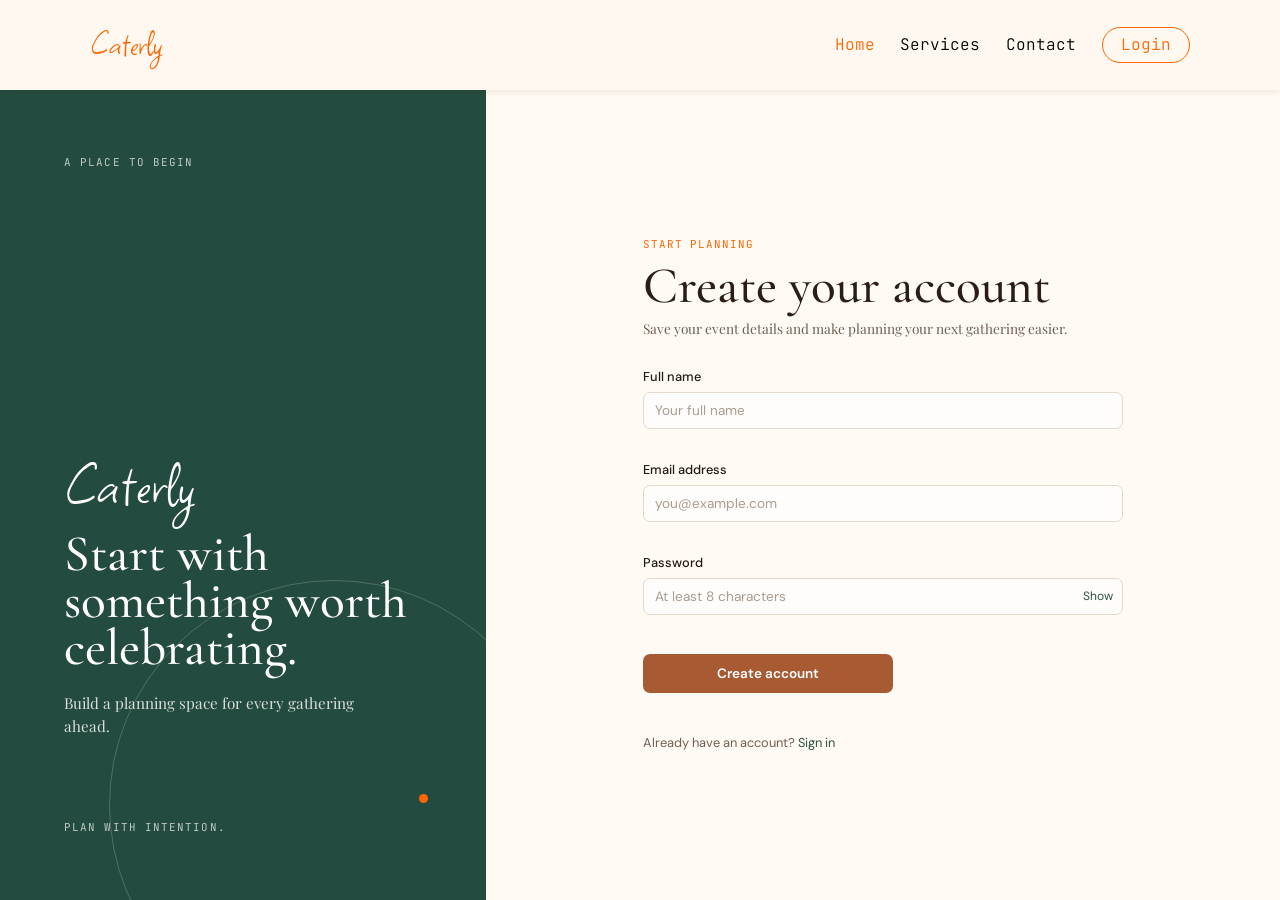
<file: pages/register.html>
<!DOCTYPE html>
<html lang="en">
<head>
    <meta charset="UTF-8">
    <meta name="viewport" content="width=device-width, initial-scale=1.0">
    <title>Create account | Caterly</title>
    <link rel="stylesheet" href="../css/style.css">
    <script src="../js/auth.js"></script>
    <script src="../js/navbar.js"></script>
    <script src="../js/app.js" defer></script>
</head>
<body class="auth-page-body">
    <main>
        <section class="auth-shell auth-register" aria-labelledby="register-heading">
            <div class="auth-visual">
                <p class="auth-visual-kicker">A place to begin</p>
                <div>
                    <p class="auth-visual-mark">Caterly</p>
                    <h2>Start with something worth celebrating.</h2>
                    <p>Build a planning space for every gathering ahead.</p>
                </div>
                <p class="auth-visual-note">Plan with intention.</p>
            </div>

            <div class="auth-content">
                <div class="auth-content-inner">
                    <p class="login-kicker">Start planning</p>
                    <h1 id="register-heading">Create your account</h1>
                    <p class="form-note">Save your event details and make planning your next gathering easier.</p>

                    <form class="auth-form register-form" novalidate>
                    <div class="form-field">
                        <label for="register-name">Full name</label>
                        <input type="text" id="register-name" name="name" autocomplete="name" placeholder="Your full name" required>
                        <span class="field-error" id="register-name-error"></span>
                    </div>
                    <div class="form-field">
                        <label for="register-email">Email address</label>
                        <input type="email" id="register-email" name="email" autocomplete="email" placeholder="you@example.com" required>
                        <span class="field-error" id="register-email-error"></span>
                    </div>
                    <div class="form-field">
                        <label for="register-password">Password</label>
                        <div class="password-input">
                            <input type="password" id="register-password" name="password" autocomplete="new-password" placeholder="At least 8 characters" required>
                            <button class="password-toggle" type="button" aria-controls="register-password" aria-label="Show password">Show</button>
                        </div>
                        <span class="field-error" id="register-password-error"></span>
                    </div>
                    <button class="login-submit" type="submit">Create account</button>
                    <p class="login-status" role="status" aria-live="polite"></p>
                </form>

                    <p class="signup-prompt">Already have an account? <a href="login.html">Sign in</a></p>
                </div>
            </div>
        </section>
    </main>
</body>
</html>
</file>
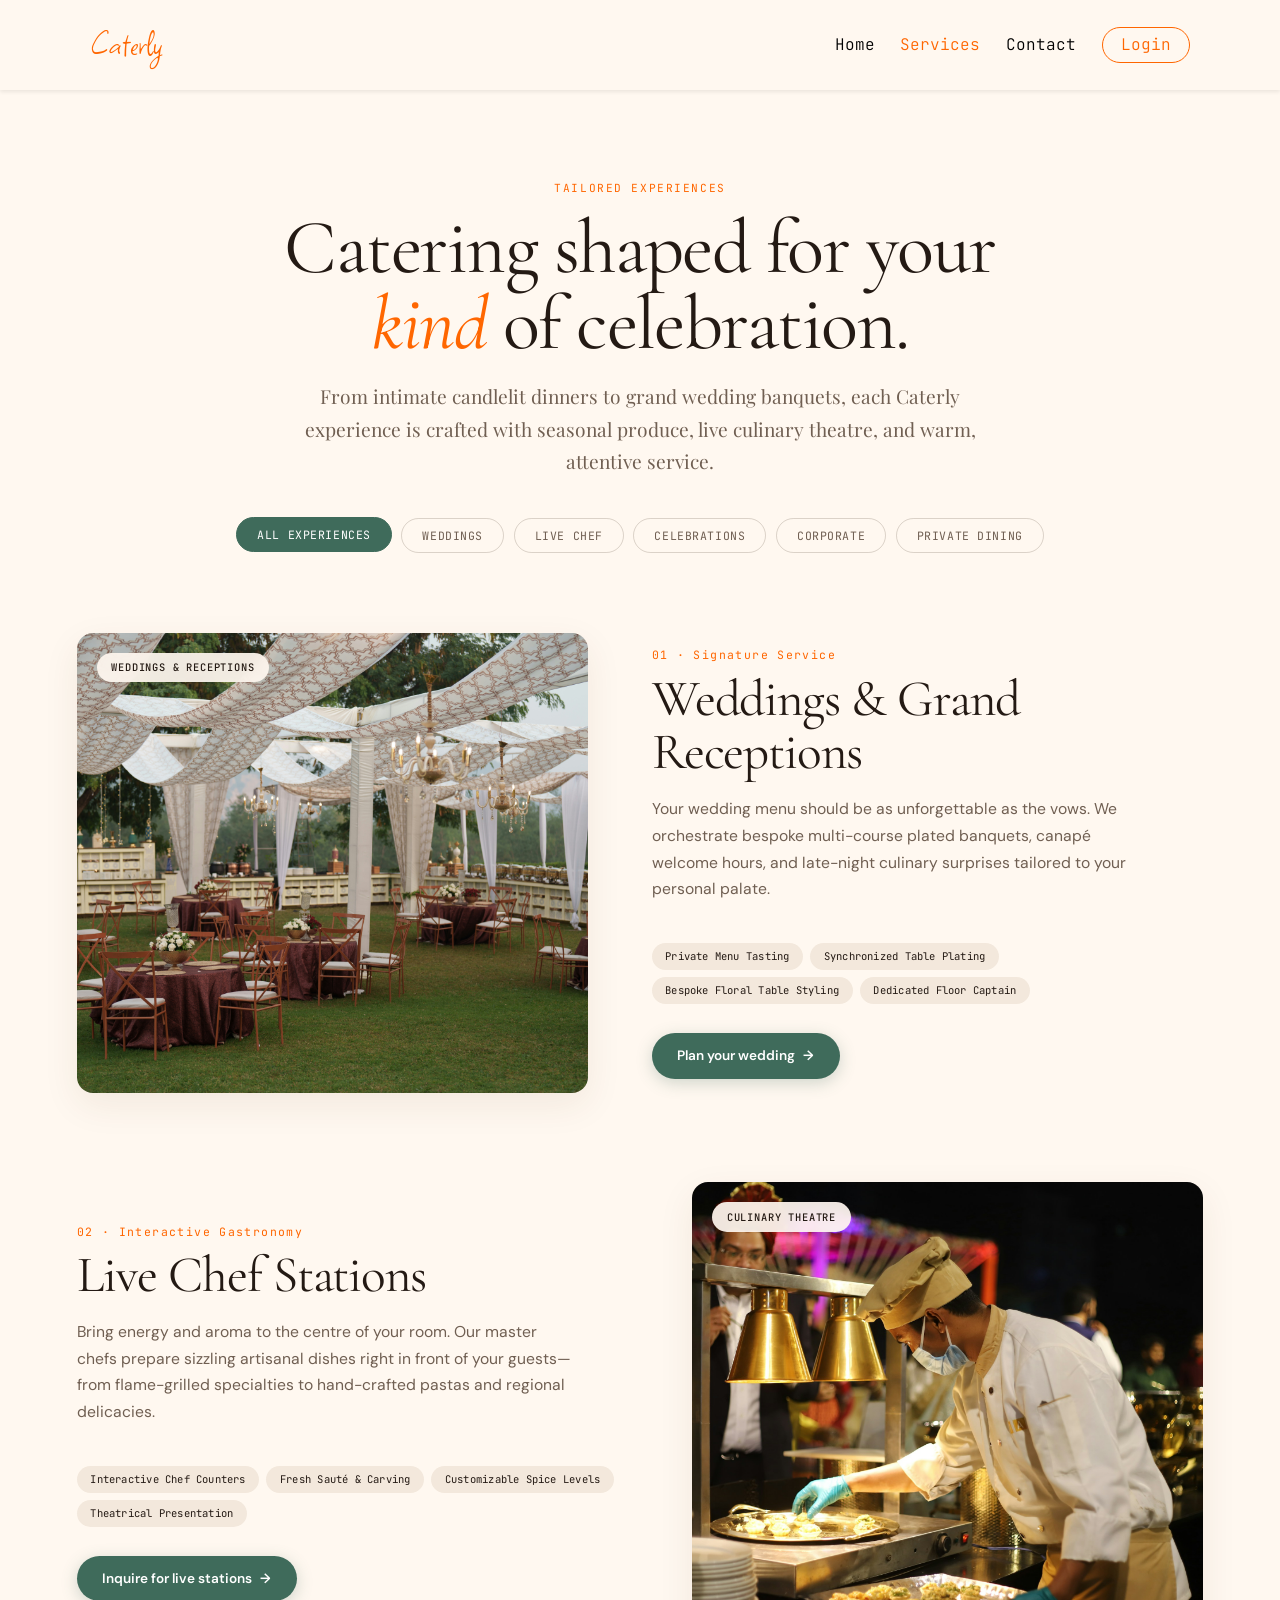
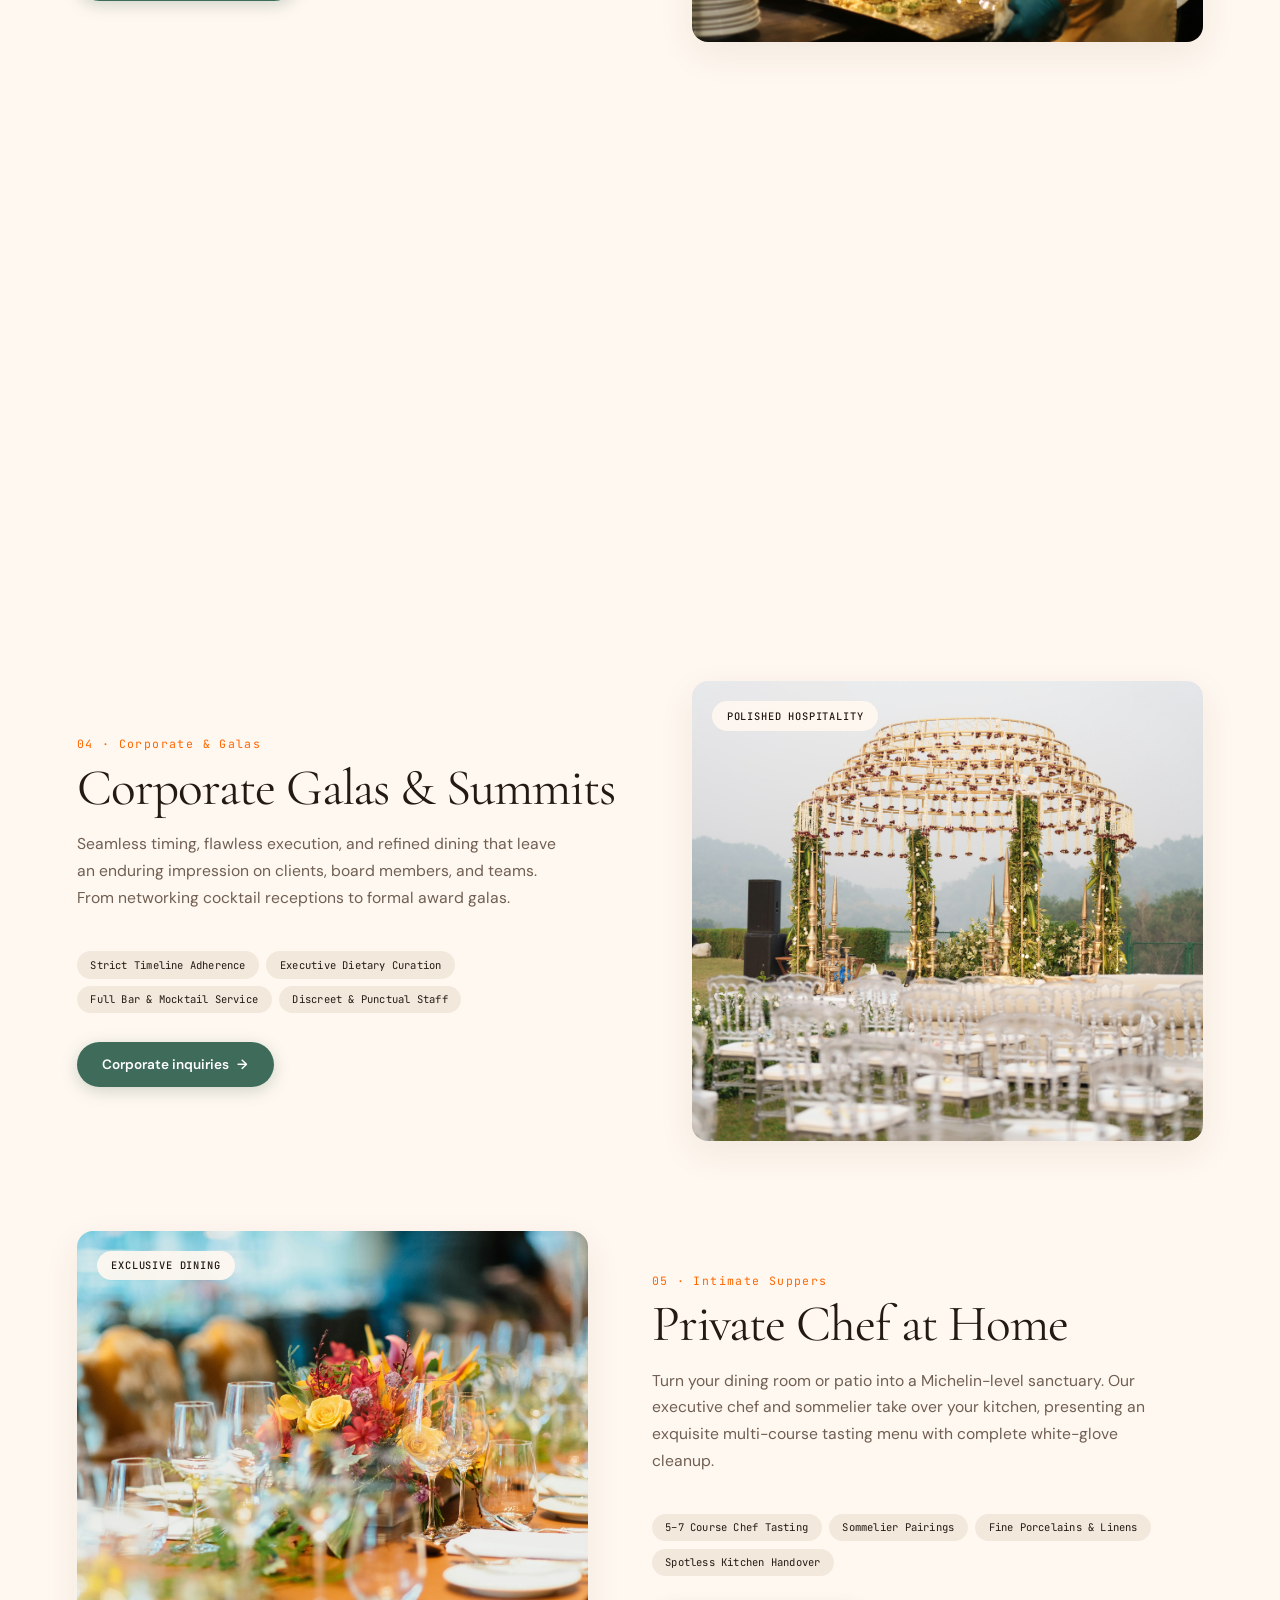
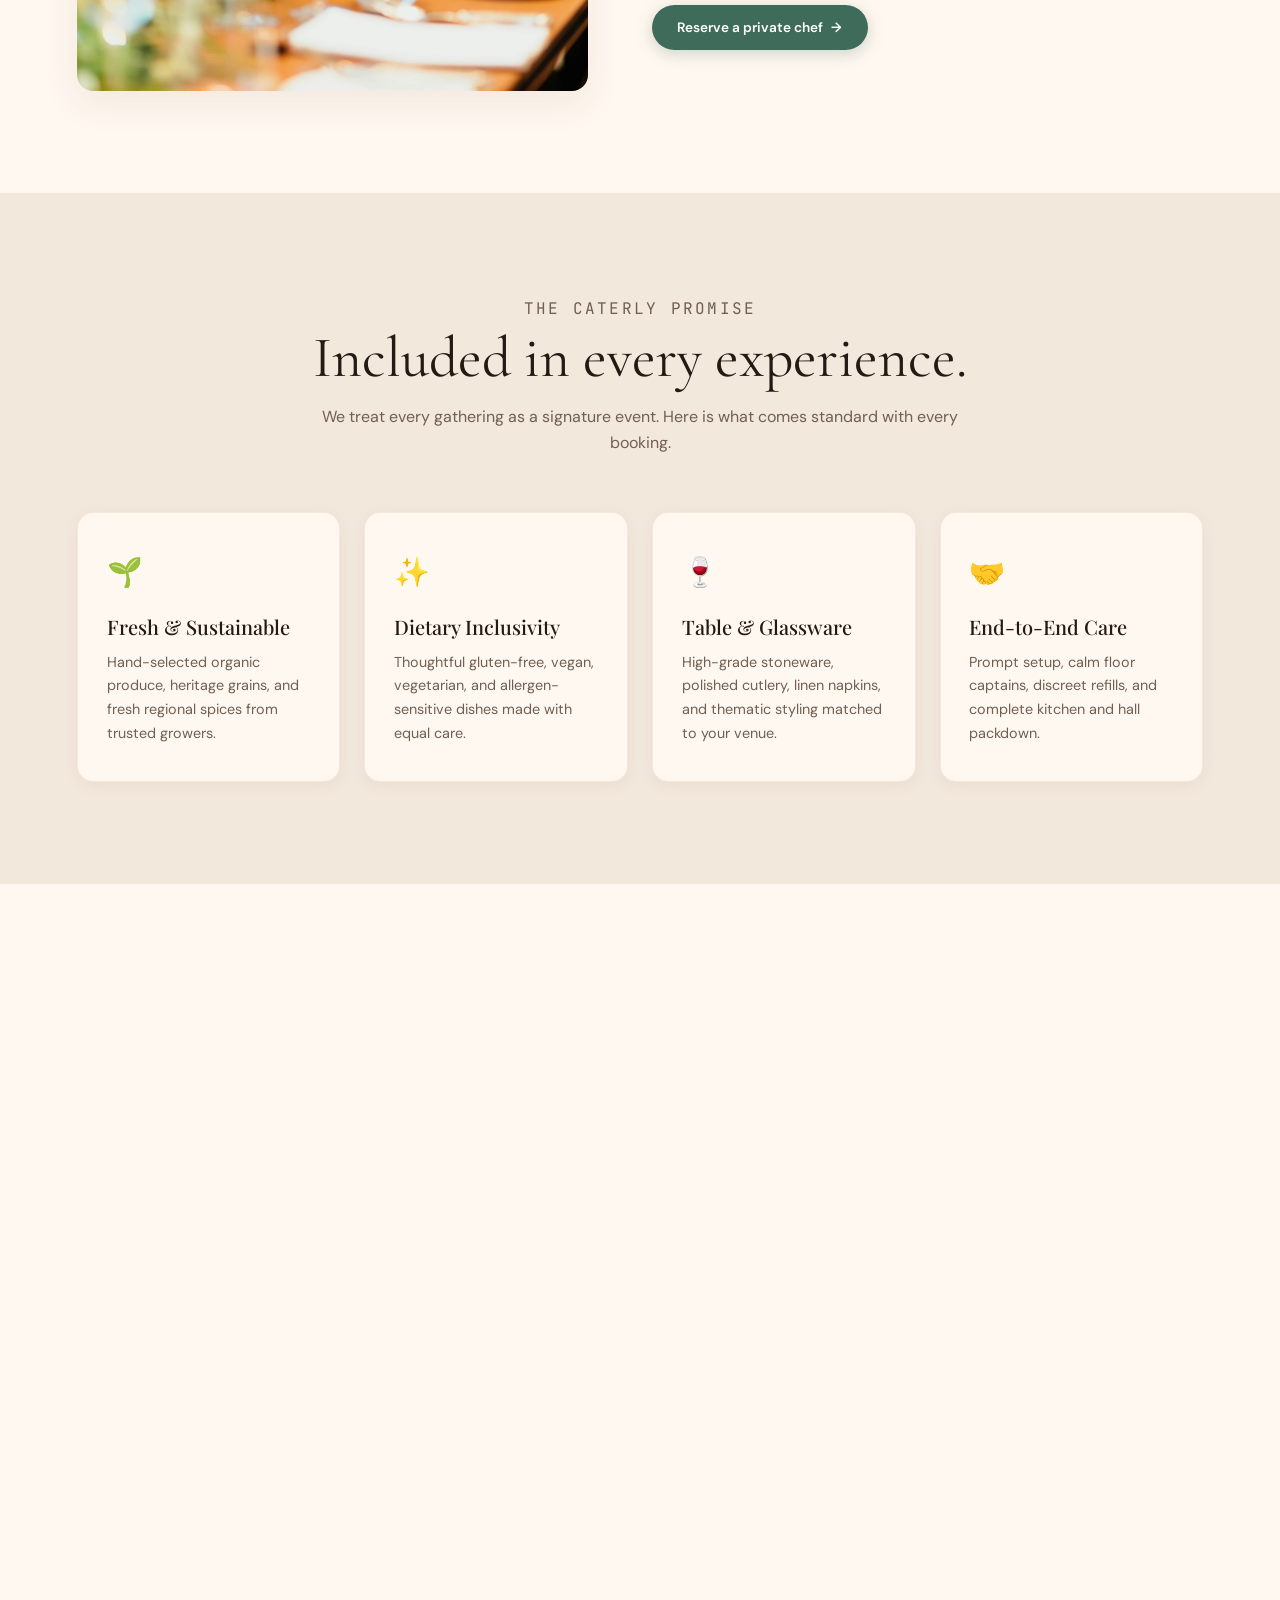
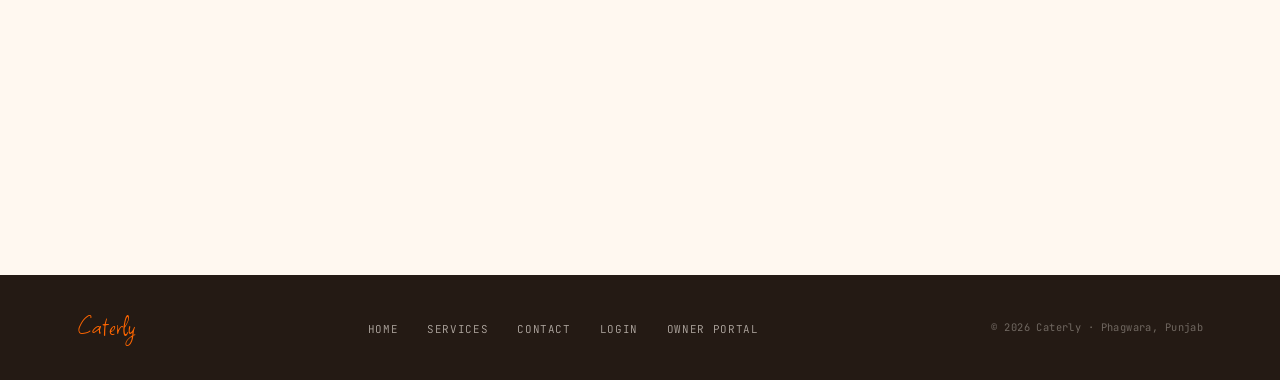
<file: pages/services.html>
<!DOCTYPE html>
<html lang="en">
<head>
    <meta charset="UTF-8">
    <meta name="viewport" content="width=device-width, initial-scale=1.0">
    <title>Services | Caterly</title>
    <link rel="stylesheet" href="../css/style.css">
    <link rel="stylesheet" href="../css/services.css">
    <script src="../js/navbar.js"></script>
</head>
<body class="services-page-body">

    <main>
        <!-- ── HERO ──────────────────────────────────────────────── -->
        <section class="srv-hero" aria-labelledby="srv-hero-title">
            <p class="srv-kicker srv-reveal">Tailored Experiences</p>
            <h1 id="srv-hero-title" class="srv-hero-title srv-reveal">
                Catering shaped for your<br>
                <em>kind</em> of celebration.
            </h1>
            <p class="srv-hero-lead srv-reveal">
                From intimate candlelit dinners to grand wedding banquets, each Caterly experience is crafted with seasonal produce, live culinary theatre, and warm, attentive service.
            </p>

            <!-- Filter Pills -->
            <div class="srv-filter-bar srv-reveal" role="tablist" aria-label="Filter services by occasion">
                <button class="srv-pill active" data-filter="all">All Experiences</button>
                <button class="srv-pill" data-filter="weddings">Weddings</button>
                <button class="srv-pill" data-filter="live-chef">Live Chef</button>
                <button class="srv-pill" data-filter="celebrations">Celebrations</button>
                <button class="srv-pill" data-filter="corporate">Corporate</button>
                <button class="srv-pill" data-filter="private">Private Dining</button>
            </div>
        </section>

        <!-- ── SERVICES LIST ──────────────────────────────────────── -->
        <section class="srv-list" aria-label="Our catering services">

            <!-- 01: Weddings -->
            <article class="srv-card srv-reveal" data-category="weddings">
                <div class="srv-visual">
                    <img src="../assets/images/wedding-event-setting.jpg" alt="Outdoor marquee wedding banquet table styling by Caterly">
                    <span class="srv-badge">Weddings &amp; Receptions</span>
                </div>
                <div class="srv-info">
                    <span class="srv-index">01 &middot; Signature Service</span>
                    <h3>Weddings &amp; Grand Receptions</h3>
                    <p>
                        Your wedding menu should be as unforgettable as the vows. We orchestrate bespoke multi-course plated banquets, canapé welcome hours, and late-night culinary surprises tailored to your personal palate.
                    </p>
                    <ul class="srv-features">
                        <li>Private Menu Tasting</li>
                        <li>Synchronized Table Plating</li>
                        <li>Bespoke Floral Table Styling</li>
                        <li>Dedicated Floor Captain</li>
                    </ul>
                    <a class="srv-btn" href="contact.html?type=Wedding">Plan your wedding <span>&rarr;</span></a>
                </div>
            </article>

            <!-- 02: Live Chef Stations -->
            <article class="srv-card srv-card-reverse srv-reveal" data-category="live-chef">
                <div class="srv-visual">
                    <img src="../assets/images/live-chef-service.jpg" alt="Chef preparing fresh food at a live culinary counter">
                    <span class="srv-badge">Culinary Theatre</span>
                </div>
                <div class="srv-info">
                    <span class="srv-index">02 &middot; Interactive Gastronomy</span>
                    <h3>Live Chef Stations</h3>
                    <p>
                        Bring energy and aroma to the centre of your room. Our master chefs prepare sizzling artisanal dishes right in front of your guests—from flame-grilled specialties to hand-crafted pastas and regional delicacies.
                    </p>
                    <ul class="srv-features">
                        <li>Interactive Chef Counters</li>
                        <li>Fresh Sauté &amp; Carving</li>
                        <li>Customizable Spice Levels</li>
                        <li>Theatrical Presentation</li>
                    </ul>
                    <a class="srv-btn" href="contact.html?type=Live%20Chef">Inquire for live stations <span>&rarr;</span></a>
                </div>
            </article>

            <!-- 03: Celebrations & Harvest Tables -->
            <article class="srv-card srv-reveal" data-category="celebrations">
                <div class="srv-visual">
                    <img src="../assets/images/buffet-catering.jpg" alt="Vibrant bountiful buffet and grazing table spread">
                    <span class="srv-badge">Gather &amp; Share</span>
                </div>
                <div class="srv-info">
                    <span class="srv-index">03 &middot; Social Feasts</span>
                    <h3>Bountiful Harvest &amp; Buffets</h3>
                    <p>
                        Warm, generous, and joyful. Designed for family anniversaries, milestone birthdays, and gatherings where conversation flows effortlessly around platters of slow-cooked mains, fresh salads, and decadent desserts.
                    </p>
                    <ul class="srv-features">
                        <li>Seasonal Farm Produce</li>
                        <li>Warm Claypot Service</li>
                        <li>Artisanal Bakery &amp; Breads</li>
                        <li>Full Dietary Labeling</li>
                    </ul>
                    <a class="srv-btn" href="contact.html?type=Celebration">Book a celebration <span>&rarr;</span></a>
                </div>
            </article>

            <!-- 04: Corporate Galas -->
            <article class="srv-card srv-card-reverse srv-reveal" data-category="corporate">
                <div class="srv-visual">
                    <img src="../assets/images/outdoor-event-venue.jpg" alt="Corporate gala setup at twilight venue">
                    <span class="srv-badge">Polished Hospitality</span>
                </div>
                <div class="srv-info">
                    <span class="srv-index">04 &middot; Corporate &amp; Galas</span>
                    <h3>Corporate Galas &amp; Summits</h3>
                    <p>
                        Seamless timing, flawless execution, and refined dining that leave an enduring impression on clients, board members, and teams. From networking cocktail receptions to formal award galas.
                    </p>
                    <ul class="srv-features">
                        <li>Strict Timeline Adherence</li>
                        <li>Executive Dietary Curation</li>
                        <li>Full Bar &amp; Mocktail Service</li>
                        <li>Discreet &amp; Punctual Staff</li>
                    </ul>
                    <a class="srv-btn" href="contact.html?type=Corporate">Corporate inquiries <span>&rarr;</span></a>
                </div>
            </article>

            <!-- 05: Private Dining -->
            <article class="srv-card srv-reveal" data-category="private">
                <div class="srv-visual">
                    <img src="../assets/images/elegant-table-setting.jpg" alt="Intimate fine-dining table setup with glassware and florals">
                    <span class="srv-badge">Exclusive Dining</span>
                </div>
                <div class="srv-info">
                    <span class="srv-index">05 &middot; Intimate Suppers</span>
                    <h3>Private Chef at Home</h3>
                    <p>
                        Turn your dining room or patio into a Michelin-level sanctuary. Our executive chef and sommelier take over your kitchen, presenting an exquisite multi-course tasting menu with complete white-glove cleanup.
                    </p>
                    <ul class="srv-features">
                        <li>5–7 Course Chef Tasting</li>
                        <li>Sommelier Pairings</li>
                        <li>Fine Porcelains &amp; Linens</li>
                        <li>Spotless Kitchen Handover</li>
                    </ul>
                    <a class="srv-btn" href="contact.html?type=Private%20Dining">Reserve a private chef <span>&rarr;</span></a>
                </div>
            </article>

        </section>

        <!-- ── THE CATERLY STANDARD ──────────────────────────────── -->
        <section class="srv-standards srv-reveal" aria-labelledby="srv-standards-title">
            <div class="srv-standards-header">
                <p class="srv-kicker">The Caterly Promise</p>
                <h2 id="srv-standards-title">Included in every experience.</h2>
                <p>We treat every gathering as a signature event. Here is what comes standard with every booking.</p>
            </div>
            <div class="srv-standards-grid">
                <div class="srv-standard-item">
                    <span class="srv-std-icon">🌱</span>
                    <h3>Fresh &amp; Sustainable</h3>
                    <p>Hand-selected organic produce, heritage grains, and fresh regional spices from trusted growers.</p>
                </div>
                <div class="srv-standard-item">
                    <span class="srv-std-icon">✨</span>
                    <h3>Dietary Inclusivity</h3>
                    <p>Thoughtful gluten-free, vegan, vegetarian, and allergen-sensitive dishes made with equal care.</p>
                </div>
                <div class="srv-standard-item">
                    <span class="srv-std-icon">🍷</span>
                    <h3>Table &amp; Glassware</h3>
                    <p>High-grade stoneware, polished cutlery, linen napkins, and thematic styling matched to your venue.</p>
                </div>
                <div class="srv-standard-item">
                    <span class="srv-std-icon">🤝</span>
                    <h3>End-to-End Care</h3>
                    <p>Prompt setup, calm floor captains, discreet refills, and complete kitchen and hall packdown.</p>
                </div>
            </div>
        </section>

        <!-- ── TESTIMONIAL QUOTE ─────────────────────────────────── -->
        <section class="srv-quote srv-reveal" aria-label="Customer testimonial">
            <blockquote>
                <p>&ldquo;The live chef counters were the absolute highlight of our reception. Guests are still talking about the slow-roasted lamb and truffle gnocchi months later.&rdquo;</p>
                <cite>Ananya &amp; Kabir &middot; Phagwara Wedding Celebration</cite>
            </blockquote>
        </section>

        <!-- ── CALL TO ACTION ────────────────────────────────────── -->
        <section class="srv-cta srv-reveal" aria-labelledby="srv-cta-title">
            <div class="srv-cta-content">
                <p class="srv-kicker" style="color: #f7b487;">Begin Planning</p>
                <h2 id="srv-cta-title">Let’s craft a menu your guests will remember.</h2>
                <p>Share your vision, date, and venue with us. We will prepare an initial tasting proposal within 24 hours.</p>
                <div class="srv-cta-actions">
                    <a class="srv-btn-light" href="contact.html">Plan your gathering &rarr;</a>
                    <a class="srv-btn-ghost" href="../index.html">Back to Home</a>
                </div>
            </div>
        </section>
    </main>

    <!-- ── FOOTER ──────────────────────────────────────────────────── -->
    <footer class="site-footer">
        <div class="site-footer-inner">
            <a class="site-brand" href="../index.html">
                <span class="site-title site-footer-logo">Caterly</span>
            </a>
            <nav aria-label="Footer navigation">
                <ul>
                    <li><a href="../index.html">Home</a></li>
                    <li><a href="services.html">Services</a></li>
                    <li><a href="contact.html">Contact</a></li>
                    <li><a href="login.html">Login</a></li>
                    <li><a href="dashboard.html">Owner Portal</a></li>
                </ul>
            </nav>
            <p class="site-footer-copy">&copy; 2026 Caterly &middot; Phagwara, Punjab</p>
        </div>
    </footer>

    <script src="../js/app.js" defer></script>
    <script src="../js/services.js"></script>
</body>
</html>
</file>
<file: css/style.css>
@import url('https://fonts.googleapis.com/css2?family=Square+Peg&display=swap');
@import url('https://fonts.googleapis.com/css2?family=JetBrains+Mono:ital,wght@0,100..800;1,100..800&display=swap');
@import url('https://fonts.googleapis.com/css2?family=Playfair+Display:ital,wght@0,400..900;1,400..900&display=swap');
@import url('https://fonts.googleapis.com/css2?family=Cormorant+Garamond:ital,wght@0,300..700;1,300..700&display=swap');
@import url('https://fonts.googleapis.com/css2?family=DM+Sans:ital,opsz,wght@0,9..40,100..1000;1,9..40,100..1000&display=swap');

/* ============================================================
   CATERLY — CORE SHARED DESIGN SYSTEM
   Used across all pages: Home, Services, Contact, Auth
   ============================================================ */

:root {
    --font-logo: "Square Peg", cursive;
    --font-heading: "Cormorant Garamond", serif;
    --font-subheading: "Playfair Display", serif;
    --font-body: "DM Sans", sans-serif;
    --font-navigation: "JetBrains Mono", monospace;

    --color-accent: #ff6600;
    --color-accent-dark: #c94f08;
    --color-secondary: #3f6b5b;
    --color-secondary-dark: #2e5144;
    --color-page-background: #fff8f0;
    --color-card: #fffaf3;
    --color-text-main: #241a14;
    --color-text-muted: #705f52;

    --header-shadow: 0 2px 4px rgba(0, 0, 0, 0.08);
    --card-shadow: 0 6px 18px rgba(83, 48, 20, 0.07);
    --transition-color: color 0.3s ease;
    --navbar-height: 10vh;
}

* {
    box-sizing: border-box;
}

html {
    scroll-behavior: smooth;
}

body {
    margin: 0;
    padding: 0;
    background-color: var(--color-page-background);
    color: var(--color-text-main);
    font-family: var(--font-body);
    line-height: 1.6;
}

body.home-page-body,
body.services-page-body {
    background-image: none;
}

/* ── SHARED NAVIGATION ────────────────────────────────────── */
header {
    padding: 1vh clamp(1.5rem, 7vw, 7rem);
    background-color: var(--color-page-background);
    display: flex;
    min-height: var(--navbar-height, 10vh);
    gap: 2rem;
    justify-content: space-between;
    align-items: center;
    box-shadow: var(--header-shadow);
    position: sticky;
    top: 0;
    z-index: 100;
    transition: background-color 0.4s ease, box-shadow 0.4s ease, backdrop-filter 0.4s ease;
}

header.nav-scrolled {
    background-color: rgba(255, 248, 240, 0.97);
    backdrop-filter: blur(8px);
    -webkit-backdrop-filter: blur(8px);
    box-shadow: 0 1px 20px rgba(83, 48, 20, 0.12);
}

.site-brand {
    color: inherit;
    text-decoration: none;
}

.site-title {
    margin: 0;
    font-size: 36px;
    font-family: var(--font-logo);
    color: var(--color-accent);
    font-weight: 400;
    line-height: 1;
}

nav ul {
    display: flex;
    align-items: center;
    gap: 2vw;
    margin: 0;
    padding: 0;
    flex-wrap: wrap;
    justify-content: flex-end;
    list-style-type: none;
}

nav li {
    font-size: 16px;
    font-family: var(--font-navigation);
    font-weight: 300;
}

nav a {
    color: #000;
    text-decoration: none;
    transition: var(--transition-color);
}

nav a:hover {
    color: var(--color-accent);
}

nav a.nav-active {
    color: var(--color-accent);
}

nav a.nav-cta {
    padding: 0.4rem 1.15rem;
    border: 1.5px solid var(--color-accent);
    border-radius: 100px;
    color: var(--color-accent) !important;
    transition: background-color 0.25s ease, color 0.25s ease;
}

nav a.nav-cta:hover {
    background-color: var(--color-accent);
    color: #fff !important;
}

/* ── SHARED SCROLL REVEAL ─────────────────────────────────── */
.reveal {
    opacity: 0;
    transform: translateY(22px);
    transition: opacity 0.75s cubic-bezier(0.2, 1, 0.3, 1),
                transform 0.75s cubic-bezier(0.2, 1, 0.3, 1);
}

.reveal.visible {
    opacity: 1;
    transform: none;
}

/* ── SHARED BUTTON UTILITIES ──────────────────────────────── */
.btn {
    display: inline-flex;
    align-items: center;
    justify-content: center;
    gap: 0.5rem;
    padding: 0.8rem 1.8rem;
    border-radius: 100px;
    font-family: var(--font-body);
    font-size: 0.88rem;
    font-weight: 600;
    text-decoration: none;
    cursor: pointer;
    border: none;
    transition: all 0.25s ease;
}

.btn:hover {
    transform: translateY(-2px);
}

.btn-primary {
    background: var(--color-accent);
    color: #fff;
    box-shadow: 0 4px 18px rgba(255, 102, 0, 0.35);
}

.btn-primary:hover {
    background: var(--color-accent-dark);
    box-shadow: 0 8px 26px rgba(255, 102, 0, 0.45);
}

.btn-secondary {
    background: var(--color-secondary);
    color: #fff;
    box-shadow: 0 4px 16px rgba(63, 107, 91, 0.25);
}

.btn-secondary:hover {
    background: var(--color-secondary-dark);
    box-shadow: 0 8px 24px rgba(63, 107, 91, 0.35);
}

.btn-outline {
    background: transparent;
    border: 1.5px solid currentColor;
    color: inherit;
}

.btn-light {
    background: var(--color-page-background);
    color: var(--color-secondary-dark);
    box-shadow: 0 4px 16px rgba(0, 0, 0, 0.15);
}

.btn-light:hover {
    background: #fff;
    box-shadow: 0 8px 24px rgba(0, 0, 0, 0.22);
}

/* ── SHARED SITE FOOTER ───────────────────────────────────── */
.site-footer {
    padding: 2.4rem clamp(1.25rem, 6vw, 6.5rem);
    background: #241a14;
    color: #fffaf3;
}

.site-footer-inner {
    display: flex;
    align-items: center;
    justify-content: space-between;
    gap: 1.5rem;
    flex-wrap: wrap;
    max-width: 1280px;
    margin: 0 auto;
}

.site-footer-logo {
    font-size: 28px !important;
    color: var(--color-accent) !important;
}

.site-footer nav ul {
    display: flex;
    gap: 1.8rem;
    margin: 0;
    padding: 0;
    list-style: none;
    flex-wrap: wrap;
}

.site-footer nav a {
    color: rgba(255, 248, 240, 0.65);
    text-decoration: none;
    font-family: var(--font-navigation);
    font-size: 0.68rem;
    letter-spacing: 0.06em;
    text-transform: uppercase;
    transition: color 0.25s ease;
}

.site-footer nav a:hover {
    color: var(--color-accent);
}

.site-footer-copy {
    margin: 0;
    font-family: var(--font-navigation);
    font-size: 0.65rem;
    color: rgba(255, 248, 240, 0.35);
    letter-spacing: 0.04em;
}

@media (max-width: 760px) {
    .site-footer-inner {
        flex-direction: column;
        align-items: flex-start;
        gap: 1rem;
    }
}

/* ── CONTACT PAGE ─────────────────────────────────────────── */
.contact-page {
    display: grid;
    grid-template-columns: 32% 68%;
    width: min(960px, calc(100% - 4rem));
    height: min(570px, calc(90vh - 4rem));
    min-height: 0;
    margin: 2.5rem auto;
    overflow: hidden;
    border-radius: 18px;
    background-color: var(--color-card);
    border: 1px solid #f0e2d5;
    box-shadow: var(--card-shadow);
}

.contact-intro {
    display: flex;
    flex-direction: column;
    justify-content: space-between;
    min-width: 0;
    padding: 1.85rem;
    color: #fff;
    background-image:
        linear-gradient(rgba(72, 39, 20, 0.52), rgba(72, 39, 20, 0.82)),
        url("../assets/images/elegant-table-setting.jpg");
    background-position: center;
    background-size: cover;
}

.eyebrow {
    margin: 0;
    color: #fff;
    font-family: var(--font-navigation);
    font-size: 0.68rem;
    line-height: 1.6;
    letter-spacing: 0.08em;
    text-transform: uppercase;
}

.contact-details {
    display: grid;
    gap: 0.75rem;
    color: rgba(255, 255, 255, 0.85);
    font-family: var(--font-body);
    font-size: 0.8rem;
}

.contact-details > div {
    display: grid;
    gap: 0.2rem;
}

.contact-detail-label {
    color: #fff;
    font-weight: 600;
}

.contact-details a {
    color: rgba(255, 255, 255, 0.85);
    text-decoration: none;
    transition: color 0.25s ease;
}

.contact-details a:hover {
    color: var(--color-accent);
}

.consultation-form {
    min-width: 0;
    align-self: center;
    width: min(100%, 620px);
    justify-self: center;
    padding: clamp(1.25rem, 3vw, 2.2rem);
}

.consultation-form h2 {
    margin: 0 0 0.35rem;
    color: #241a14;
    font-family: var(--font-heading);
    font-size: 1.8rem;
    font-weight: 400;
}

.form-note {
    margin: 0 0 1.1rem;
    color: var(--color-text-muted);
    font-family: var(--font-subheading);
    font-size: 0.85rem;
    line-height: 1.5;
}

.form-grid {
    display: grid;
    grid-template-columns: 1fr 1fr;
    gap: 0.7rem 0.9rem;
}

.form-field {
    display: grid;
    gap: 0.3rem;
}

.form-field-wide {
    grid-column: 1 / -1;
}

.form-field label {
    color: #241a14;
    font-family: var(--font-body);
    font-size: 0.8rem;
    font-weight: 500;
}

.form-field input,
.form-field select,
.form-field textarea {
    width: 100%;
    padding: 0.55rem 0.7rem;
    border: 1px solid #e5d8cc;
    border-radius: 7px;
    background-color: #fffdfb;
    color: #241a14;
    font-family: var(--font-body);
    font-size: 0.85rem;
}

.form-field textarea {
    resize: vertical;
}

.form-field input::placeholder,
.form-field textarea::placeholder {
    color: #aa9b90;
}

.form-field input:focus,
.form-field select:focus,
.form-field textarea:focus {
    outline: 2px solid rgba(255, 102, 0, 0.25);
    border-color: var(--color-accent);
}

.consultation-form button {
    margin-top: 1.1rem;
    padding: 0.65rem 1.1rem;
    border: 0;
    border-radius: 7px;
    background-color: var(--color-accent);
    color: #fff;
    cursor: pointer;
    font-family: var(--font-body);
    font-size: 0.82rem;
    font-weight: 600;
    transition: background-color 0.3s ease, transform 0.3s ease;
}

.consultation-form button:hover {
    background-color: var(--color-accent-dark);
    transform: translateY(-2px);
}

.form-feedback {
    margin-top: 0.8rem;
    font-size: 0.85rem;
    color: var(--color-secondary-dark);
    font-weight: 500;
    min-height: 1.2rem;
}

@media (max-width: 760px) {
    .contact-page {
        grid-template-columns: 1fr;
        gap: 2rem;
        width: min(100% - 2rem, 600px);
        height: auto;
        min-height: 0;
        margin: 1rem auto 2rem;
        border-radius: 14px;
    }

    .contact-intro {
        min-height: 200px;
        padding: 1.5rem;
        border-radius: 14px 14px 0 0;
    }

    .consultation-form {
        padding: 1.5rem;
    }
}

@media (max-width: 500px) {
    .form-grid {
        grid-template-columns: 1fr;
    }

    .form-field-wide {
        grid-column: auto;
    }
}

/* ── AUTHENTICATION PAGES (LOGIN / REGISTER / FORGOT) ─────── */
body.auth-page-body {
    background: #f3e8dc;
}

body.auth-page-body > header {
    position: relative;
    z-index: 2;
    box-shadow: 0 2px 6px rgba(83, 48, 20, 0.1);
}

.auth-shell {
    display: block;
    height: calc(100vh - 10vh);
    min-height: 0;
    overflow: hidden;
    background: #f3e8dc;
    position: relative;
}

.auth-visual {
    position: absolute;
    inset: 0 auto 0 0;
    width: 38%;
    min-height: 0;
    padding: clamp(2rem, 5vw, 5rem);
    background: #244b3f;
    overflow: hidden;
    color: #fff;
    display: flex;
    flex-direction: column;
    justify-content: space-between;
}

.auth-visual::before {
    position: absolute;
    right: -15%;
    bottom: -16%;
    width: min(35vw, 520px);
    height: min(35vw, 520px);
    border: 1px solid rgba(255, 255, 255, 0.2);
    border-radius: 50%;
    content: "";
}

.auth-visual::after {
    position: absolute;
    right: 12%;
    bottom: 12%;
    width: 9px;
    height: 9px;
    border: 0;
    border-radius: 50%;
    background: var(--color-accent);
    content: "";
}

.auth-visual-kicker,
.auth-visual-note {
    margin: 0;
    font-family: var(--font-navigation);
    font-size: 0.68rem;
    letter-spacing: 0.1em;
    text-transform: uppercase;
    color: rgba(255, 255, 255, 0.7);
}

.auth-visual > div {
    position: absolute;
    bottom: 20%;
    left: clamp(2rem, 5vw, 5rem);
    max-width: min(28vw, 420px);
}

.auth-visual-mark {
    margin: 0 0 1.25rem;
    font-family: var(--font-logo);
    font-size: clamp(2.8rem, 5vw, 4.5rem);
    color: #fff;
    line-height: 0.8;
}

.auth-visual h2 {
    max-width: 400px;
    margin: 0 0 1.25rem;
    font-family: var(--font-heading);
    font-size: clamp(2.4rem, 4vw, 4.5rem);
    line-height: 0.92;
    font-weight: 500;
}

.auth-visual > div > p:last-child {
    max-width: 300px;
    margin: 0;
    color: rgba(255, 255, 255, 0.82);
    font-family: var(--font-subheading);
    font-size: 0.95rem;
    line-height: 1.5;
}

.auth-content {
    width: 62%;
    min-height: 0;
    height: 100%;
    margin-left: auto;
    padding: clamp(2rem, 6vw, 6rem);
    background: #fffaf3;
    display: grid;
    align-items: center;
}

.auth-content-inner {
    width: min(100%, 480px);
    margin: 0 auto;
}

.auth-content h1 {
    margin: 0 0 0.35rem;
    color: #2b1d16;
    font-family: var(--font-heading);
    font-size: clamp(2.3rem, 4vw, 3.8rem);
    font-weight: 500;
    line-height: 1;
}

.login-kicker {
    margin: 0 0 0.45rem;
    color: var(--color-accent);
    font-family: var(--font-navigation);
    font-size: 0.68rem;
    letter-spacing: 0.08em;
    text-transform: uppercase;
}

.auth-form {
    display: grid;
    gap: 0.75rem;
    margin-top: 1.8rem;
    max-width: 480px;
}

.password-input {
    position: relative;
}

.password-input input {
    padding-right: 4rem;
}

.password-toggle {
    position: absolute;
    top: 50%;
    right: 0.65rem;
    padding: 0;
    border: 0;
    background: transparent;
    color: var(--color-secondary-dark);
    cursor: pointer;
    font-family: var(--font-body);
    font-size: 0.75rem;
    transform: translateY(-50%);
}

.login-options {
    display: flex;
    align-items: center;
    justify-content: space-between;
    gap: 1rem;
    color: var(--color-text-muted);
    font-size: 0.75rem;
}

.remember-option {
    display: flex;
    align-items: center;
    gap: 0.4rem;
}

.remember-option input {
    accent-color: var(--color-accent);
}

.login-options a,
.signup-prompt a {
    color: var(--color-secondary-dark);
    text-decoration: none;
}

.login-options a:hover,
.signup-prompt a:hover {
    text-decoration: underline;
}

.login-submit {
    width: min(100%, 250px);
    margin-top: 0.5rem;
    padding: 0.68rem 1rem;
    border: 0;
    border-radius: 7px;
    background-color: #a85b32;
    color: #fff;
    cursor: pointer;
    font-family: var(--font-body);
    font-size: 0.85rem;
    font-weight: 600;
    transition: background-color 0.25s ease, box-shadow 0.25s ease, transform 0.25s ease;
}

.login-submit:hover {
    background-color: #874523;
    box-shadow: 0 5px 12px rgba(135, 69, 35, 0.25);
    transform: translateY(-1px);
}

.field-error {
    min-height: 0.9rem;
    color: #b33a25;
    font-size: 0.72rem;
}

.login-status {
    min-height: 0.8rem;
    margin: -0.2rem 0 0;
    color: var(--color-text-muted);
    font-size: 0.78rem;
    text-align: left;
}

.signup-prompt {
    margin: 1.2rem 0 0;
    color: var(--color-text-muted);
    font-size: 0.8rem;
    text-align: left;
}

@media (max-width: 760px) {
    .auth-shell {
        height: auto;
        overflow: visible;
    }

    .auth-visual {
        position: relative;
        inset: auto;
        width: 100%;
        min-height: 300px;
    }

    .auth-visual > div {
        position: relative;
        bottom: auto;
        left: auto;
        max-width: 100%;
        margin: 2rem 0;
    }

    .auth-visual h2 {
        font-size: clamp(2.4rem, 11vw, 4rem);
    }

    .auth-content {
        width: 100%;
        height: auto;
        padding: 3rem 1.5rem 4rem;
    }
}

/* ── INQUIRY STATUS TRACKER ──────────────────────────────── */
.tracker-section {
    width: min(960px, calc(100% - 4rem));
    margin: 2.5rem auto 4rem;
}

.tracker-card {
    background: var(--color-card);
    border: 1px solid rgba(83, 48, 20, 0.08);
    border-radius: 18px;
    padding: clamp(1.5rem, 3vw, 2.5rem);
    box-shadow: var(--card-shadow);
}

.tracker-kicker {
    font-family: var(--font-navigation);
    font-size: 0.78rem;
    text-transform: uppercase;
    letter-spacing: 0.12em;
    color: var(--color-accent-dark);
    margin: 0 0 0.35rem;
    font-weight: 600;
}

.tracker-card h2 {
    font-family: var(--font-heading);
    font-size: clamp(1.5rem, 2.5vw, 2rem);
    margin: 0 0 0.5rem;
    color: var(--color-text-main);
}

.tracker-desc {
    margin: 0 0 1.25rem;
    font-size: 0.92rem;
    color: var(--color-text-muted);
}

.tracker-input-group {
    display: flex;
    gap: 0.75rem;
    flex-wrap: wrap;
}

.tracker-input-group input {
    flex: 1 1 240px;
    padding: 0.75rem 1.2rem;
    border-radius: 100px;
    border: 1px solid rgba(83, 48, 20, 0.2);
    font-family: var(--font-body);
    font-size: 0.9rem;
    outline: none;
    background: var(--color-page-background);
}

.tracker-input-group input:focus {
    border-color: var(--color-accent);
}

.tracker-result-card {
    margin-top: 1.5rem;
    padding: 1.25rem;
    border-radius: 12px;
    background: var(--color-page-background);
    border: 1px solid rgba(83, 48, 20, 0.1);
    display: flex;
    justify-content: space-between;
    align-items: center;
    flex-wrap: wrap;
    gap: 1rem;
}

.tracker-status-badge {
    padding: 0.4rem 0.9rem;
    border-radius: 100px;
    font-size: 0.8rem;
    font-weight: 700;
}

.tracker-status-pending { background: #fef3c7; color: #92400e; }
.tracker-status-confirmed { background: #d1fae5; color: #065f46; }
.tracker-status-in-progress { background: #dbeafe; color: #1e40af; }
.tracker-status-completed { background: #f3f4f6; color: #374151; }
.tracker-status-cancelled { background: #fee2e2; color: #991b1b; }

.sr-only {
    position: absolute;
    width: 1px;
    height: 1px;
    padding: 0;
    margin: -1px;
    overflow: hidden;
    clip: rect(0, 0, 0, 0);
    border: 0;
}
</file>
<file: css/home.css>
/* ============================================================
   home.css  —  Caterly homepage styles
   Loaded only on index.html via <link> after style.css
   ============================================================ */

/* ── CUSTOM PROPS (homepage overrides) ────────────────────── */
:root {
    --hp-cream:  #fff8f0;
    --hp-tan:    #f3e8dc;
    --hp-brown:  #241a14;
    --hp-muted:  #705f52;
    --hp-green:  #3f6b5b;
    --hp-green-d:#2e5144;
    --hp-orange: #ff6600;
    --hp-orange-d:#c94f08;
    --hp-radius: 16px;
    --hp-section-pad: clamp(5rem, 10vw, 9rem);
    --hp-gutter:  clamp(1.25rem, 6vw, 6rem);
}

/* ── RESET extras ──────────────────────────────────────────── */
.home-page-body {
    background: var(--hp-cream);
    overflow-x: hidden;
}

/* ── HEADER: homepage has no extra overrides — all shared nav styles live in style.css ── */

/* ── HERO — split layout: text left, image right ────────────── */
.hp-hero {
    display: grid;
    grid-template-columns: 1fr 1fr;
    height: calc(100vh - var(--navbar-height, 10vh));
    min-height: 520px;
    overflow: hidden;
}

/* ── Left text panel ─────────────────────────────────────────── */
.hp-hero-text {
    display: flex;
    flex-direction: column;
    justify-content: center;
    padding: clamp(2.5rem, 6vw, 6rem) clamp(2rem, 5vw, 5rem);
    background: var(--hp-cream);
    position: relative;
    z-index: 1;
}

/* subtle decorative corner rule */
.hp-hero-text::before {
    content: '';
    position: absolute;
    top: 0;
    left: 0;
    width: 3px;
    height: 25%;
    background: var(--hp-orange);
    border-radius: 0 0 3px 3px;
}

/* ── Right image panel ───────────────────────────────────────── */
.hp-hero-visual {
    position: relative;
    overflow: hidden;
}

.hp-hero-img {
    display: block;
    width: 100%;
    height: 100%;
    object-fit: cover;
    object-position: center 25%;
    transform: scale(1.06);
    transition: transform 8s ease;
}

.hp-hero.hp-loaded .hp-hero-img {
    transform: scale(1);
}

/* floating stats badge on the image */
.hp-hero-visual-tag {
    position: absolute;
    bottom: 2.5rem;
    left: 2.5rem;          /* comfortable breathing room from all borders */
    display: flex;
    flex-direction: column;
    align-items: flex-start;
    gap: 0.15rem;
    padding: 1.1rem 1.5rem;
    background: var(--hp-orange);
    border: 1px solid rgba(255, 255, 255, 0.25);
    border-radius: var(--hp-radius);
    color: #fff;
    box-shadow: 0 12px 32px rgba(0, 0, 0, 0.22), 0 4px 12px rgba(255, 102, 0, 0.35);
    backdrop-filter: blur(6px);
}

.hp-vt-num {
    font-family: var(--font-heading);
    font-size: 2.2rem;
    font-weight: 600;
    line-height: 1;
}

.hp-vt-label {
    font-family: var(--font-navigation);
    font-size: 0.6rem;
    letter-spacing: 0.08em;
    text-transform: uppercase;
    color: rgba(255, 255, 255, 0.82);
}

/* ── Hero text colour overrides (now on light bg) ────────────── */
.hp-hero-text .hp-kicker {
    color: var(--hp-orange);
}

.hp-hero-title {
    margin: 0.5rem 0 1.4rem;
    font-family: var(--font-heading);
    font-size: clamp(2.8rem, 5.5vw, 6rem);
    font-weight: 400;
    line-height: 0.92;
    letter-spacing: -0.02em;
    color: var(--hp-brown);
}

.hp-hero-title em {
    font-style: italic;
    color: var(--hp-orange);
}

.hp-hero-lead {
    max-width: 400px;
    margin: 0 0 2.2rem;
    font-family: var(--font-subheading);
    font-size: clamp(0.95rem, 1.4vw, 1.1rem);
    line-height: 1.7;
    color: var(--hp-muted);
}

.hp-hero-actions {
    display: flex;
    flex-wrap: wrap;
    gap: 0.9rem;
}

/* outline variant for the secondary CTA on light bg */
.hp-btn-outline {
    display: inline-flex;
    align-items: center;
    gap: 0.5rem;
    padding: 0.85rem 1.8rem;
    border-radius: 100px;
    font-family: var(--font-body);
    font-size: 0.88rem;
    font-weight: 600;
    text-decoration: none;
    border: 1.5px solid var(--hp-brown);
    color: var(--hp-brown);
    background: transparent;
    transition: background-color 0.25s ease, color 0.25s ease, transform 0.25s ease;
}

.hp-btn-outline:hover {
    background: var(--hp-brown);
    color: var(--hp-cream);
    transform: translateY(-2px);
}

/* ── Responsive: stack on small screens ──────────────────────── */
@media (max-width: 760px) {
    .hp-hero {
        grid-template-columns: 1fr;
        grid-template-rows: 1fr auto;
        height: auto;
        min-height: calc(100vh - var(--navbar-height, 10vh));
    }

    .hp-hero-visual {
        order: -1;          /* image on top on mobile */
        height: 52vw;
        min-height: 240px;
    }

    .hp-hero-visual-tag {
        left: 1.5rem;
        bottom: 1.5rem;
    }

    .hp-hero-text {
        padding: 2.2rem 1.5rem 2.5rem;
    }

    .hp-hero-text::before {
        display: none;
    }
}

/* animated fade-up on load */
.hp-fade {
    opacity: 0;
    transform: translateY(22px);
    animation: hpFadeUp 0.8s cubic-bezier(0.22, 1, 0.36, 1) forwards;
    animation-delay: var(--d, 0ms);
}

@keyframes hpFadeUp {
    to { opacity: 1; transform: translateY(0); }
}

.hp-kicker {
    margin: 0 0 0.9rem;
    font-family: var(--font-navigation);
    font-size: 0.68rem;
    font-weight: 400;
    letter-spacing: 0.14em;
    text-transform: uppercase;
    color: var(--hp-orange);
}

.hp-kicker--light {
    color: rgba(255, 182, 120, 0.9);
}



/* ── BUTTONS ──────────────────────────────────────────────── */
.hp-btn {
    display: inline-flex;
    align-items: center;
    gap: 0.5rem;
    padding: 0.85rem 1.8rem;
    border-radius: 100px;
    font-family: var(--font-body);
    font-size: 0.88rem;
    font-weight: 600;
    text-decoration: none;
    transition: transform 0.25s ease, box-shadow 0.25s ease, background-color 0.25s ease;
}

.hp-btn:hover {
    transform: translateY(-2px);
}

.hp-btn-primary {
    background: var(--hp-orange);
    color: #fff;
    box-shadow: 0 4px 18px rgba(255, 102, 0, 0.35);
}

.hp-btn-primary:hover {
    background: var(--hp-orange-d);
    box-shadow: 0 8px 28px rgba(255, 102, 0, 0.4);
}

.hp-btn-light {
    background: var(--hp-cream);
    color: var(--hp-green-d);
    box-shadow: 0 4px 18px rgba(0, 0, 0, 0.18);
}

.hp-btn-light:hover {
    background: #fff;
    box-shadow: 0 8px 28px rgba(0, 0, 0, 0.22);
}

/* ── MARQUEE ──────────────────────────────────────────────── */
.hp-marquee {
    overflow: hidden;
    background: var(--hp-green);
    padding: 0.9rem 0;
}

.hp-marquee-track {
    display: flex;
    gap: 2.2rem;
    width: max-content;
    animation: hpMarquee 28s linear infinite;
    font-family: var(--font-navigation);
    font-size: 0.72rem;
    font-weight: 300;
    letter-spacing: 0.06em;
    text-transform: uppercase;
    color: rgba(255, 255, 255, 0.78);
}

.hp-dot {
    color: rgba(255, 182, 100, 0.6);
    font-size: 0.55rem;
    align-self: center;
}

@keyframes hpMarquee {
    from { transform: translateX(0); }
    to   { transform: translateX(-50%); }
}

/* ── SECTION SHARED HELPERS ──────────────────────────────── */
.hp-section-title {
    margin: 0.5rem 0 1.4rem;
    font-family: var(--font-heading);
    font-size: clamp(2.4rem, 5vw, 4.5rem);
    font-weight: 400;
    line-height: 1;
    letter-spacing: -0.02em;
    color: var(--hp-brown);
}

.hp-body-text {
    color: var(--hp-muted);
    font-size: 1rem;
    line-height: 1.7;
    max-width: 480px;
    margin: 0 0 1rem;
}

.hp-text-link {
    display: inline-flex;
    align-items: center;
    gap: 0.4rem;
    color: var(--hp-green-d);
    font-family: var(--font-navigation);
    font-size: 0.72rem;
    font-weight: 400;
    letter-spacing: 0.08em;
    text-decoration: none;
    text-transform: uppercase;
    border-bottom: 1px solid currentColor;
    padding-bottom: 0.1rem;
    transition: color 0.25s ease, gap 0.25s ease;
}

.hp-text-link:hover {
    color: var(--hp-orange);
    gap: 0.7rem;
}

/* ── SCROLL REVEAL ────────────────────────────────────────── */
.hp-reveal {
    opacity: 0;
    transform: translateY(24px);
    transition: opacity 0.75s cubic-bezier(0.22, 1, 0.36, 1),
                transform 0.75s cubic-bezier(0.22, 1, 0.36, 1);
}

.hp-reveal.hp-visible {
    opacity: 1;
    transform: none;
}

/* stagger children */
.hp-values-grid .hp-reveal:nth-child(2) { transition-delay: 0.1s; }
.hp-values-grid .hp-reveal:nth-child(3) { transition-delay: 0.2s; }
.hp-process-cards .hp-reveal:nth-child(2) { transition-delay: 0.1s; }
.hp-process-cards .hp-reveal:nth-child(3) { transition-delay: 0.2s; }

/* ── STORY ────────────────────────────────────────────────── */
.hp-story {
    display: grid;
    grid-template-columns: 1fr 1fr;
    gap: clamp(2.5rem, 6vw, 6rem);
    align-items: center;
    padding: var(--hp-section-pad) var(--hp-gutter);
    max-width: 1280px;
    margin: 0 auto;
}

.hp-story-image {
    position: relative;
}

.hp-story-image img {
    display: block;
    width: 100%;
    height: clamp(360px, 44vw, 540px);
    object-fit: cover;
    border-radius: 0 var(--hp-radius) var(--hp-radius) var(--hp-radius);
}

.hp-story-badge {
    position: absolute;
    bottom: -1.5rem;
    left: -1.5rem;
    display: flex;
    flex-direction: column;
    align-items: flex-start;
    gap: 0.15rem;
    padding: 1.1rem 1.4rem;
    background: var(--hp-orange);
    border-radius: var(--hp-radius);
    color: #fff;
    box-shadow: 0 8px 28px rgba(255, 102, 0, 0.3);
}

.hp-badge-num {
    font-family: var(--font-heading);
    font-size: 2.4rem;
    font-weight: 600;
    line-height: 1;
}

.hp-badge-label {
    font-family: var(--font-navigation);
    font-size: 0.62rem;
    letter-spacing: 0.08em;
    text-transform: uppercase;
    color: rgba(255, 255, 255, 0.82);
}

/* ── VALUES ───────────────────────────────────────────────── */
.hp-values {
    padding: var(--hp-section-pad) var(--hp-gutter);
    background: var(--hp-tan);
}

.hp-values-header {
    max-width: 1280px;
    margin: 0 auto 3.5rem;
}

.hp-values-grid {
    display: grid;
    grid-template-columns: repeat(3, 1fr);
    gap: 1.5rem;
    max-width: 1280px;
    margin: 0 auto;
}

.hp-value-card {
    position: relative;
    padding: 2.4rem 2rem;
    background: var(--hp-cream);
    border-radius: var(--hp-radius);
    border: 1px solid rgba(240, 220, 200, 0.6);
    box-shadow: 0 4px 20px rgba(83, 48, 20, 0.05);
    overflow: hidden;
    transition: transform 0.3s ease, box-shadow 0.3s ease;
}

.hp-value-card::before {
    content: '';
    position: absolute;
    top: 0;
    left: 0;
    right: 0;
    height: 3px;
    background: linear-gradient(to right, var(--hp-orange), transparent);
    opacity: 0;
    transition: opacity 0.3s ease;
}

.hp-value-card:hover {
    transform: translateY(-4px);
    box-shadow: 0 12px 36px rgba(83, 48, 20, 0.1);
}

.hp-value-card:hover::before {
    opacity: 1;
}

.hp-value-icon {
    font-size: 1.6rem;
    margin-bottom: 1.2rem;
    display: block;
}

.hp-value-num {
    display: block;
    font-family: var(--font-navigation);
    font-size: 0.65rem;
    letter-spacing: 0.1em;
    color: var(--hp-orange);
    margin-bottom: 0.6rem;
    text-transform: uppercase;
}

.hp-value-card h3 {
    margin: 0 0 0.6rem;
    font-family: var(--font-subheading);
    font-size: 1.3rem;
    font-weight: 500;
    color: var(--hp-brown);
}

.hp-value-card p {
    margin: 0;
    color: var(--hp-muted);
    font-size: 0.93rem;
    line-height: 1.65;
}

/* ── GALLERY ──────────────────────────────────────────────── */
.hp-gallery {
    padding: var(--hp-section-pad) var(--hp-gutter);
    max-width: 1280px;
    margin: 0 auto;
}

.hp-gallery-header {
    margin-bottom: 2.5rem;
}

.hp-gallery-grid {
    display: grid;
    grid-template-columns: 1.5fr 1fr 1fr;
    grid-template-rows: clamp(220px, 28vw, 380px);
    gap: 1rem;
}

.hp-gallery-fig {
    position: relative;
    margin: 0;
    overflow: hidden;
    border-radius: var(--hp-radius);
}

.hp-gallery-fig--large {
    grid-row: span 1;
}

.hp-gallery-fig img {
    display: block;
    width: 100%;
    height: 100%;
    object-fit: cover;
    transition: transform 0.6s cubic-bezier(0.22, 1, 0.36, 1);
}

.hp-gallery-fig:hover img {
    transform: scale(1.06);
}

.hp-gallery-fig figcaption {
    position: absolute;
    bottom: 0.9rem;
    left: 1rem;
    padding: 0.3rem 0.7rem;
    background: rgba(255, 248, 240, 0.9);
    border-radius: 100px;
    font-family: var(--font-navigation);
    font-size: 0.62rem;
    letter-spacing: 0.08em;
    text-transform: uppercase;
    color: var(--hp-brown);
    backdrop-filter: blur(4px);
}

/* ── PROCESS ──────────────────────────────────────────────── */
.hp-process {
    padding: var(--hp-section-pad) var(--hp-gutter);
    background: var(--hp-green);
    color: #fff;
}

.hp-process-header {
    text-align: center;
    max-width: 680px;
    margin: 0 auto 3.5rem;
}

.hp-process-header .hp-kicker {
    color: rgba(255, 182, 100, 0.85);
}

.hp-process-header .hp-section-title {
    color: #fff;
    margin-bottom: 0.8rem;
}

.hp-process-subhead {
    color: rgba(255, 255, 255, 0.75);
    font-size: 1rem;
    line-height: 1.65;
    margin: 0 auto;
    max-width: 520px;
}

.hp-process-cards {
    display: grid;
    grid-template-columns: repeat(3, 1fr);
    gap: 1.5rem;
    max-width: 1280px;
    margin: 0 auto;
}

.hp-step-card {
    background: rgba(255, 255, 255, 0.05);
    border: 1px solid rgba(255, 255, 255, 0.12);
    border-radius: var(--hp-radius);
    padding: 2.4rem 2rem;
    display: flex;
    flex-direction: column;
    align-items: flex-start;
    transition: transform 0.3s ease, background-color 0.3s ease, border-color 0.3s ease;
}

.hp-step-card:hover {
    transform: translateY(-4px);
    background: rgba(255, 255, 255, 0.09);
    border-color: rgba(255, 182, 100, 0.35);
}

.hp-step-badge {
    display: inline-block;
    padding: 0.3rem 0.75rem;
    background: rgba(255, 102, 0, 0.2);
    border: 1px solid rgba(255, 102, 0, 0.45);
    border-radius: 100px;
    color: #ffb17a;
    font-family: var(--font-navigation);
    font-size: 0.65rem;
    letter-spacing: 0.08em;
    text-transform: uppercase;
    margin-bottom: 1.2rem;
}

.hp-step-card h3 {
    margin: 0 0 0.6rem;
    font-family: var(--font-subheading);
    font-size: 1.3rem;
    font-weight: 500;
    color: #fff;
}

.hp-step-card p {
    margin: 0;
    color: rgba(255, 255, 255, 0.7);
    font-size: 0.92rem;
    line-height: 1.65;
}

/* ── QUICK LINKS ──────────────────────────────────────────── */
.hp-links {
    padding: var(--hp-section-pad) var(--hp-gutter);
    max-width: 1280px;
    margin: 0 auto;
    text-align: center;
}

.hp-links .hp-section-title {
    margin-bottom: 2.5rem;
}

.hp-link-cards {
    display: grid;
    grid-template-columns: 1fr 1fr;
    gap: 1.25rem;
    text-align: left;
}

.hp-link-card {
    display: grid;
    gap: 0.5rem;
    padding: 2.4rem 2.2rem;
    border-radius: var(--hp-radius);
    text-decoration: none;
    background: var(--hp-cream);
    border: 1px solid rgba(240, 220, 200, 0.6);
    box-shadow: 0 4px 20px rgba(83, 48, 20, 0.05);
    transition: transform 0.3s ease, box-shadow 0.3s ease;
    position: relative;
    overflow: hidden;
}

.hp-link-card:hover {
    transform: translateY(-5px);
    box-shadow: 0 16px 40px rgba(83, 48, 20, 0.12);
}

.hp-link-eyebrow {
    display: block;
    font-family: var(--font-navigation);
    font-size: 0.62rem;
    letter-spacing: 0.1em;
    text-transform: uppercase;
    color: var(--hp-orange);
    margin-bottom: 0.2rem;
}

.hp-link-card h3 {
    margin: 0;
    font-family: var(--font-heading);
    font-size: 1.9rem;
    font-weight: 400;
    color: var(--hp-brown);
    line-height: 1.1;
}

.hp-link-card p {
    margin: 0;
    color: var(--hp-muted);
    font-size: 0.9rem;
    line-height: 1.6;
    max-width: 340px;
}

.hp-link-arrow {
    display: inline-block;
    font-size: 1.3rem;
    color: var(--hp-orange);
    margin-top: 0.5rem;
    transition: transform 0.3s ease;
}

.hp-link-card:hover .hp-link-arrow {
    transform: translateX(5px);
}

/* ── Accent card modifier (Sign in) ─────────────────────── */
.hp-link-card.hp-link-card--accent {
    background: var(--hp-green);
    border-color: transparent;
    box-shadow: 0 4px 20px rgba(46, 81, 68, 0.18);
}

.hp-link-card.hp-link-card--accent:hover {
    box-shadow: 0 16px 40px rgba(46, 81, 68, 0.32);
}

.hp-link-card.hp-link-card--accent .hp-link-eyebrow {
    color: #f7b487;
}

.hp-link-card.hp-link-card--accent h3 {
    color: #ffffff;
}

.hp-link-card.hp-link-card--accent p {
    color: rgba(255, 255, 255, 0.82);
}

.hp-link-card.hp-link-card--accent .hp-link-arrow {
    color: #f7b487;
}

/* ── LOCATION ─────────────────────────────────────────────── */
.hp-location {
    display: grid;
    grid-template-columns: 1fr 1.3fr;
    gap: clamp(2rem, 5vw, 5rem);
    align-items: center;
    padding: var(--hp-section-pad) var(--hp-gutter);
    background: var(--hp-tan);
}

.hp-location .hp-section-title {
    margin-bottom: 1rem;
}

.hp-location address {
    margin: 1.5rem 0 1.8rem;
    color: var(--hp-muted);
    font-style: normal;
    font-size: 0.95rem;
    line-height: 1.8;
}

.hp-location address strong {
    display: block;
    font-family: var(--font-subheading);
    font-size: 1.15rem;
    font-weight: 500;
    color: var(--hp-green-d);
    margin-bottom: 0.2rem;
}

.hp-map {
    height: clamp(260px, 32vw, 400px);
    border-radius: var(--hp-radius);
    overflow: hidden;
    box-shadow: 0 8px 32px rgba(83, 48, 20, 0.1);
}

.hp-map iframe {
    display: block;
    width: 100%;
    height: 100%;
    border: 0;
}

/* ── PULL QUOTE ───────────────────────────────────────────── */
.hp-quote {
    padding: clamp(4rem, 8vw, 7rem) var(--hp-gutter);
    text-align: center;
}

.hp-quote blockquote {
    margin: 0 auto;
    max-width: 760px;
}

.hp-quote p {
    margin: 0;
    font-family: var(--font-heading);
    font-size: clamp(2rem, 4.5vw, 3.8rem);
    font-weight: 400;
    line-height: 1.1;
    color: var(--hp-green-d);
    letter-spacing: -0.02em;
}

/* ── CTA BANNER ───────────────────────────────────────────── */
.hp-cta {
    position: relative;
    padding: clamp(5rem, 9vw, 8rem) var(--hp-gutter);
    background: radial-gradient(ellipse at center, #355e50 0%, #1f382f 100%);
    display: flex;
    align-items: center;
    justify-content: center;
    text-align: center;
    color: #fff;
    overflow: hidden;
    border-top: 1px solid rgba(255, 255, 255, 0.08);
}

.hp-cta-content {
    position: relative;
    z-index: 1;
    max-width: 680px;
    margin: 0 auto;
}

.hp-cta-content h2 {
    margin: 0.6rem 0 1.2rem;
    font-family: var(--font-heading);
    font-size: clamp(2.8rem, 6.5vw, 5.5rem);
    font-weight: 400;
    line-height: 1;
    letter-spacing: -0.02em;
    color: #fff;
}

.hp-cta-lead {
    max-width: 520px;
    margin: 0 auto 2.2rem;
    font-family: var(--font-subheading);
    font-size: clamp(1rem, 1.6vw, 1.15rem);
    line-height: 1.65;
    color: rgba(255, 255, 255, 0.82);
}

/* ── RESPONSIVE ───────────────────────────────────────────── */
@media (max-width: 900px) {
    .hp-story {
        grid-template-columns: 1fr;
    }

    .hp-process-cards {
        grid-template-columns: 1fr;
    }

    .hp-values-grid {
        grid-template-columns: 1fr 1fr;
    }

    .hp-gallery-grid {
        grid-template-columns: 1fr 1fr;
        grid-template-rows: auto;
    }

    .hp-gallery-fig--large {
        grid-column: 1 / -1;
    }

    .hp-link-cards {
        grid-template-columns: 1fr;
    }

    .hp-location {
        grid-template-columns: 1fr;
    }
}

@media (max-width: 600px) {
    .hp-hero-title {
        font-size: clamp(2.8rem, 13vw, 4.5rem);
    }

    .hp-values-grid {
        grid-template-columns: 1fr;
    }

    .hp-gallery-grid {
        grid-template-columns: 1fr;
        grid-template-rows: auto;
    }

    .hp-story-badge {
        left: 0.5rem;
        bottom: -1rem;
    }

    .hp-br {
        display: none;
    }

    .hp-cta-content h2 {
        font-size: clamp(2.4rem, 10vw, 4rem);
    }
}
</file>
<file: css/dashboard.css>
/* ============================================================
   CATERLY — OWNER MANAGEMENT DASHBOARD STYLES
   ============================================================ */

.dashboard-page {
    max-width: 1200px;
    margin: 0 auto;
    padding: clamp(2rem, 4vw, 3.5rem) 1.5rem 5rem;
}

/* ── DASHBOARD HEADER ──────────────────────────────────────── */
.dash-header {
    display: flex;
    justify-content: space-between;
    align-items: flex-start;
    gap: 2rem;
    margin-bottom: 2.5rem;
    flex-wrap: wrap;
}

.dash-eyebrow {
    font-family: var(--font-navigation);
    font-size: 0.8rem;
    text-transform: uppercase;
    letter-spacing: 0.15em;
    color: var(--color-secondary);
    margin: 0 0 0.5rem;
    font-weight: 600;
}

.dash-title {
    font-family: var(--font-heading);
    font-size: clamp(2.2rem, 3.8vw, 3.2rem);
    line-height: 1.1;
    margin: 0 0 0.5rem;
    color: var(--color-text-main);
    font-weight: 600;
}

.dash-subtitle {
    margin: 0;
    color: var(--color-text-muted);
    font-size: 1rem;
    max-width: 600px;
}

.dash-header-actions {
    display: flex;
    align-items: center;
    gap: 1rem;
    margin-top: 0.5rem;
}

/* ── METRICS SUMMARY GRID ──────────────────────────────────── */
.dash-metrics-grid {
    display: grid;
    grid-template-columns: repeat(auto-fit, minmax(240px, 1fr));
    gap: 1.25rem;
    margin-bottom: 2.5rem;
}

.metric-card {
    background: var(--color-card);
    border: 1px solid rgba(83, 48, 20, 0.08);
    border-radius: 16px;
    padding: 1.5rem;
    box-shadow: var(--card-shadow);
    display: flex;
    flex-direction: column;
    justify-content: space-between;
    transition: transform 0.25s ease, box-shadow 0.25s ease;
}

.metric-card:hover {
    transform: translateY(-2px);
    box-shadow: 0 10px 24px rgba(83, 48, 20, 0.1);
}

.metric-header {
    display: flex;
    justify-content: space-between;
    align-items: center;
    margin-bottom: 1rem;
}

.metric-label {
    font-size: 0.82rem;
    font-weight: 600;
    text-transform: uppercase;
    letter-spacing: 0.08em;
    color: var(--color-text-muted);
    margin: 0;
}

.metric-badge {
    font-size: 0.72rem;
    padding: 0.2rem 0.6rem;
    border-radius: 100px;
    font-weight: 600;
}

.metric-badge-total {
    background: rgba(255, 102, 0, 0.12);
    color: var(--color-accent-dark);
}

.metric-badge-pending {
    background: rgba(217, 119, 6, 0.15);
    color: #92400e;
}

.metric-badge-confirmed {
    background: rgba(16, 185, 129, 0.15);
    color: #065f46;
}

.metric-badge-guests {
    background: rgba(63, 107, 91, 0.15);
    color: var(--color-secondary-dark);
}

.metric-value {
    font-family: var(--font-heading);
    font-size: 2.75rem;
    font-weight: 700;
    line-height: 1;
    margin: 0 0 0.4rem;
    color: var(--color-text-main);
}

.metric-desc {
    font-size: 0.82rem;
    color: var(--color-text-muted);
    margin: 0;
}

/* ── CONTROLS TOOLBAR ──────────────────────────────────────── */
.dash-toolbar {
    background: var(--color-card);
    border: 1px solid rgba(83, 48, 20, 0.08);
    border-radius: 16px;
    padding: 1.25rem;
    box-shadow: var(--card-shadow);
    display: flex;
    flex-wrap: wrap;
    gap: 1rem;
    align-items: center;
    justify-content: space-between;
    margin-bottom: 1.5rem;
}

.toolbar-filters {
    display: flex;
    flex-wrap: wrap;
    gap: 0.75rem;
    align-items: center;
    flex: 1;
    min-width: 280px;
}

.dash-search-box {
    position: relative;
    flex: 1 1 240px;
    min-width: 200px;
}

.dash-search-input {
    width: 100%;
    padding: 0.65rem 1rem 0.65rem 2.2rem;
    border: 1px solid rgba(83, 48, 20, 0.18);
    border-radius: 100px;
    background: var(--color-page-background);
    font-family: var(--font-body);
    font-size: 0.88rem;
    color: var(--color-text-main);
    outline: none;
    transition: border-color 0.2s, box-shadow 0.2s;
}

.dash-search-input:focus {
    border-color: var(--color-accent);
    box-shadow: 0 0 0 3px rgba(255, 102, 0, 0.15);
}

.dash-search-icon {
    position: absolute;
    left: 0.85rem;
    top: 50%;
    transform: translateY(-50%);
    color: var(--color-text-muted);
    font-size: 0.85rem;
    pointer-events: none;
}

.dash-select {
    padding: 0.65rem 1.2rem;
    border: 1px solid rgba(83, 48, 20, 0.18);
    border-radius: 100px;
    background: var(--color-page-background);
    font-family: var(--font-body);
    font-size: 0.85rem;
    color: var(--color-text-main);
    outline: none;
    cursor: pointer;
    transition: border-color 0.2s;
}

.dash-select:focus {
    border-color: var(--color-accent);
}

.toolbar-meta {
    font-size: 0.85rem;
    color: var(--color-text-muted);
    font-weight: 500;
}

/* ── TABLE & RECORDS CONTAINER ─────────────────────────────── */
.dash-records-card {
    background: var(--color-card);
    border: 1px solid rgba(83, 48, 20, 0.08);
    border-radius: 16px;
    box-shadow: var(--card-shadow);
    overflow: hidden;
}

.table-responsive {
    width: 100%;
    overflow-x: auto;
    -webkit-overflow-scrolling: touch;
}

.dash-table {
    width: 100%;
    border-collapse: collapse;
    text-align: left;
    font-size: 0.88rem;
}

.dash-table th {
    background: rgba(83, 48, 20, 0.03);
    padding: 1rem 1.25rem;
    font-size: 0.76rem;
    font-weight: 700;
    text-transform: uppercase;
    letter-spacing: 0.08em;
    color: var(--color-text-muted);
    border-bottom: 1px solid rgba(83, 48, 20, 0.08);
    white-space: nowrap;
}

.dash-table td {
    padding: 1.15rem 1.25rem;
    border-bottom: 1px solid rgba(83, 48, 20, 0.06);
    vertical-align: middle;
}

.dash-table tr:last-child td {
    border-bottom: none;
}

.dash-table tr:hover td {
    background: rgba(255, 102, 0, 0.015);
}

/* Table cell elements */
.booking-ref {
    font-family: var(--font-navigation);
    font-weight: 600;
    font-size: 0.8rem;
    color: var(--color-accent-dark);
}

.booking-date-sub {
    font-size: 0.75rem;
    color: var(--color-text-muted);
    display: block;
    margin-top: 0.2rem;
}

.client-name {
    font-weight: 600;
    color: var(--color-text-main);
    display: block;
}

.client-contact {
    font-size: 0.78rem;
    color: var(--color-text-muted);
    display: block;
    margin-top: 0.2rem;
}

.event-title {
    font-weight: 600;
    color: var(--color-secondary-dark);
}

.event-details {
    font-size: 0.78rem;
    color: var(--color-text-muted);
    display: block;
    margin-top: 0.2rem;
}

.notes-preview {
    max-width: 200px;
    font-size: 0.8rem;
    color: var(--color-text-muted);
    white-space: nowrap;
    overflow: hidden;
    text-overflow: ellipsis;
}

/* Status Select Pill */
.status-pill-select {
    padding: 0.35rem 0.75rem;
    border-radius: 100px;
    font-size: 0.75rem;
    font-weight: 600;
    border: 1px solid transparent;
    cursor: pointer;
    outline: none;
    transition: all 0.2s ease;
}

.status-pill-select.status-pending {
    background: #fef3c7;
    color: #92400e;
    border-color: #fde68a;
}

.status-pill-select.status-confirmed {
    background: #d1fae5;
    color: #065f46;
    border-color: #a7f3d0;
}

.status-pill-select.status-in-progress {
    background: #dbeafe;
    color: #1e40af;
    border-color: #bfdbfe;
}

.status-pill-select.status-completed {
    background: #f3f4f6;
    color: #374151;
    border-color: #e5e7eb;
}

.status-pill-select.status-cancelled {
    background: #fee2e2;
    color: #991b1b;
    border-color: #fecaca;
}

/* Actions Cell */
.actions-cell {
    white-space: nowrap;
    display: flex;
    gap: 0.4rem;
}

.btn-icon {
    display: inline-flex;
    align-items: center;
    justify-content: center;
    padding: 0.45rem 0.8rem;
    border-radius: 8px;
    font-size: 0.76rem;
    font-weight: 600;
    border: 1px solid rgba(83, 48, 20, 0.15);
    background: var(--color-page-background);
    color: var(--color-text-main);
    cursor: pointer;
    transition: all 0.2s ease;
}

.btn-icon:hover {
    border-color: var(--color-accent);
    color: var(--color-accent-dark);
    background: #fff;
}

.btn-icon-danger:hover {
    border-color: #dc2626;
    color: #dc2626;
    background: #fef2f2;
}

/* ── EMPTY STATE ───────────────────────────────────────────── */
.dash-empty-state {
    padding: 4rem 2rem;
    text-align: center;
}

.empty-icon {
    font-size: 3rem;
    margin-bottom: 1rem;
    opacity: 0.7;
}

.empty-heading {
    font-family: var(--font-heading);
    font-size: 1.8rem;
    margin: 0 0 0.5rem;
    color: var(--color-text-main);
}

.empty-desc {
    max-width: 460px;
    margin: 0 auto 1.5rem;
    font-size: 0.92rem;
    color: var(--color-text-muted);
}

/* ── MODAL DIALOG ──────────────────────────────────────────── */
.dash-modal-backdrop {
    position: fixed;
    top: 0;
    left: 0;
    width: 100vw;
    height: 100vh;
    background: rgba(36, 26, 20, 0.55);
    backdrop-filter: blur(4px);
    z-index: 1000;
    display: flex;
    align-items: center;
    justify-content: center;
    padding: 1rem;
    opacity: 0;
    visibility: hidden;
    transition: opacity 0.25s ease, visibility 0.25s ease;
}

.dash-modal-backdrop.active {
    opacity: 1;
    visibility: visible;
}

.dash-modal {
    background: var(--color-card);
    border: 1px solid rgba(83, 48, 20, 0.1);
    border-radius: 20px;
    box-shadow: 0 20px 40px rgba(0, 0, 0, 0.18);
    width: 100%;
    max-width: 580px;
    max-height: 90vh;
    overflow-y: auto;
    padding: 2rem;
    transform: translateY(16px);
    transition: transform 0.25s ease;
}

.dash-modal-backdrop.active .dash-modal {
    transform: translateY(0);
}

.modal-header {
    display: flex;
    justify-content: space-between;
    align-items: center;
    margin-bottom: 1.5rem;
    border-bottom: 1px solid rgba(83, 48, 20, 0.08);
    padding-bottom: 1rem;
}

.modal-title {
    font-family: var(--font-heading);
    font-size: 1.6rem;
    margin: 0;
    color: var(--color-text-main);
}

.modal-close {
    background: none;
    border: none;
    font-size: 1.4rem;
    cursor: pointer;
    color: var(--color-text-muted);
    padding: 0.2rem 0.5rem;
    border-radius: 6px;
    transition: color 0.2s;
}

.modal-close:hover {
    color: var(--color-text-main);
}

.modal-grid {
    display: grid;
    grid-template-columns: 1fr 1fr;
    gap: 1rem;
}

.modal-grid-full {
    grid-column: 1 / -1;
}

.modal-actions {
    display: flex;
    justify-content: flex-end;
    gap: 0.75rem;
    margin-top: 1.5rem;
    border-top: 1px solid rgba(83, 48, 20, 0.08);
    padding-top: 1.25rem;
}

/* ── TOAST NOTIFICATION ────────────────────────────────────── */
.dash-toast {
    position: fixed;
    bottom: 2rem;
    right: 2rem;
    background: var(--color-text-main);
    color: #fff;
    padding: 0.85rem 1.4rem;
    border-radius: 100px;
    font-size: 0.86rem;
    font-weight: 500;
    box-shadow: 0 10px 25px rgba(0, 0, 0, 0.2);
    z-index: 2000;
    opacity: 0;
    transform: translateY(12px);
    transition: all 0.3s cubic-bezier(0.16, 1, 0.3, 1);
    pointer-events: none;
}

.dash-toast.show {
    opacity: 1;
    transform: translateY(0);
}

/* ── RESPONSIVE TWEAKS ─────────────────────────────────────── */
@media (max-width: 768px) {
    .dash-header {
        flex-direction: column;
        align-items: stretch;
    }

    .modal-grid {
        grid-template-columns: 1fr;
    }

    .toolbar-filters {
        flex-direction: column;
        align-items: stretch;
    }
}
</file>
<file: css/services.css>
/* ============================================================
   services.css — Caterly Services Page Styles
   Loaded only on pages/services.html
   ============================================================ */

:root {
    --srv-cream:   #fff8f0;
    --srv-tan:     #f3e8dc;
    --srv-brown:   #241a14;
    --srv-muted:   #705f52;
    --srv-green:   #3f6b5b;
    --srv-green-d: #2e5144;
    --srv-orange:  #ff6600;
    --srv-orange-d:#c94f08;
    --srv-radius:  16px;
    --srv-gutter:  clamp(1.25rem, 6vw, 6.5rem);
    --srv-pad:     clamp(4rem, 8vw, 7.5rem);
}

/* ── Base Page Styling ────────────────────────────────────── */
.services-page-body {
    background-color: var(--srv-cream);
    background-image: none;
    color: var(--srv-brown);
    font-family: var(--font-body);
    overflow-x: hidden;
}

/* ── HERO BANNER ──────────────────────────────────────────── */
.srv-hero {
    padding: clamp(3.5rem, 7vw, 6.5rem) var(--srv-gutter) clamp(2.5rem, 5vw, 4.5rem);
    max-width: 1280px;
    margin: 0 auto;
    text-align: center;
}

.srv-kicker {
    margin: 0 0 0.8rem;
    font-family: var(--font-navigation);
    font-size: 0.7rem;
    letter-spacing: 0.14em;
    text-transform: uppercase;
    color: var(--srv-orange);
}

.srv-hero-title {
    margin: 0 auto 1.2rem;
    font-family: var(--font-heading);
    font-size: clamp(2.8rem, 6vw, 5.2rem);
    font-weight: 400;
    line-height: 0.98;
    letter-spacing: -0.02em;
    color: var(--srv-brown);
    max-width: 880px;
}

.srv-hero-title em {
    font-style: italic;
    color: var(--srv-orange);
}

.srv-hero-lead {
    margin: 0 auto 2.5rem;
    font-family: var(--font-subheading);
    font-size: clamp(1rem, 1.8vw, 1.2rem);
    line-height: 1.7;
    color: var(--srv-muted);
    max-width: 680px;
}

/* Filter pills */
.srv-filter-bar {
    display: flex;
    justify-content: center;
    flex-wrap: wrap;
    gap: 0.6rem;
    margin-top: 1rem;
}

.srv-pill {
    padding: 0.55rem 1.25rem;
    border-radius: 100px;
    border: 1px solid rgba(112, 95, 82, 0.25);
    background: transparent;
    color: var(--srv-muted);
    font-family: var(--font-navigation);
    font-size: 0.72rem;
    letter-spacing: 0.05em;
    text-transform: uppercase;
    cursor: pointer;
    transition: all 0.25s ease;
}

.srv-pill:hover,
.srv-pill.active {
    background: var(--srv-green);
    color: #fff;
    border-color: var(--srv-green);
    transform: translateY(-1px);
}

/* ── SERVICE CARDS (EDITORIAL ALTERNATING LAYOUT) ─────────── */
.srv-list {
    padding: 1rem var(--srv-gutter) var(--srv-pad);
    max-width: 1280px;
    margin: 0 auto;
    display: grid;
    gap: clamp(3.5rem, 7vw, 6.5rem);
}

.srv-card {
    display: grid;
    grid-template-columns: 1fr 1.08fr;
    gap: clamp(2rem, 5vw, 5rem);
    align-items: center;
    position: relative;
}

.srv-card.srv-card-reverse {
    grid-template-columns: 1.08fr 1fr;
}

.srv-card.srv-card-reverse .srv-visual {
    order: 2;
}

.srv-card.srv-card-reverse .srv-info {
    order: 1;
}

/* Visual frame */
.srv-visual {
    position: relative;
    border-radius: var(--srv-radius);
    overflow: hidden;
    box-shadow: 0 12px 36px rgba(83, 48, 20, 0.08);
}

.srv-visual img {
    display: block;
    width: 100%;
    height: clamp(320px, 36vw, 460px);
    object-fit: cover;
    object-position: center;
    transition: transform 0.8s cubic-bezier(0.2, 1, 0.3, 1);
}

.srv-card:hover .srv-visual img {
    transform: scale(1.04);
}

.srv-badge {
    position: absolute;
    top: 1.25rem;
    left: 1.25rem;
    padding: 0.4rem 0.9rem;
    background: rgba(255, 248, 240, 0.92);
    backdrop-filter: blur(8px);
    border-radius: 100px;
    font-family: var(--font-navigation);
    font-size: 0.65rem;
    letter-spacing: 0.08em;
    text-transform: uppercase;
    color: var(--srv-brown);
    font-weight: 500;
}

/* Info content */
.srv-info {
    display: flex;
    flex-direction: column;
    align-items: flex-start;
}

.srv-index {
    display: inline-block;
    font-family: var(--font-navigation);
    font-size: 0.72rem;
    letter-spacing: 0.12em;
    color: var(--srv-orange);
    margin-bottom: 0.5rem;
}

.srv-info h3 {
    margin: 0 0 1rem;
    font-family: var(--font-heading);
    font-size: clamp(2.2rem, 4vw, 3.4rem);
    font-weight: 400;
    line-height: 1.05;
    letter-spacing: -0.02em;
    color: var(--srv-brown);
}

.srv-info p {
    margin: 0 0 1.5rem;
    font-size: 0.98rem;
    line-height: 1.7;
    color: var(--srv-muted);
    max-width: 500px;
}

/* Inclusions pill tags */
.srv-features {
    display: flex;
    flex-wrap: wrap;
    gap: 0.45rem;
    margin-bottom: 1.8rem;
    padding: 0;
    list-style: none;
}

.srv-features li {
    padding: 0.32rem 0.85rem;
    background: var(--srv-tan);
    border-radius: 100px;
    font-family: var(--font-navigation);
    font-size: 0.66rem;
    color: var(--srv-brown);
    letter-spacing: 0.02em;
}

/* Action button */
.srv-btn {
    display: inline-flex;
    align-items: center;
    gap: 0.5rem;
    padding: 0.75rem 1.6rem;
    border-radius: 100px;
    font-family: var(--font-body);
    font-size: 0.85rem;
    font-weight: 600;
    text-decoration: none;
    background: var(--srv-green);
    color: #fff;
    transition: all 0.25s ease;
    box-shadow: 0 4px 16px rgba(63, 107, 91, 0.25);
}

.srv-btn:hover {
    background: var(--srv-green-d);
    transform: translateY(-2px);
    box-shadow: 0 8px 24px rgba(63, 107, 91, 0.35);
}

.srv-btn span {
    transition: transform 0.25s ease;
}

.srv-btn:hover span {
    transform: translateX(4px);
}

/* ── INCLUSIONS / STANDARDS STRIP ─────────────────────────── */
.srv-standards {
    background: var(--srv-tan);
    padding: var(--srv-pad) var(--srv-gutter);
}

.srv-standards-header {
    text-align: center;
    max-width: 700px;
    margin: 0 auto 3.5rem;
}

.srv-standards-header h2 {
    margin: 0.5rem 0 1rem;
    font-family: var(--font-heading);
    font-size: clamp(2.4rem, 4.5vw, 4rem);
    font-weight: 400;
    line-height: 1;
    color: var(--srv-brown);
}

.srv-standards-header p {
    margin: 0;
    color: var(--srv-muted);
    font-size: 1rem;
    line-height: 1.65;
}

.srv-standards-grid {
    display: grid;
    grid-template-columns: repeat(4, 1fr);
    gap: 1.5rem;
    max-width: 1280px;
    margin: 0 auto;
}

.srv-standard-item {
    background: var(--srv-cream);
    padding: 2.2rem 1.8rem;
    border-radius: var(--srv-radius);
    border: 1px solid rgba(240, 220, 200, 0.6);
    box-shadow: 0 4px 18px rgba(83, 48, 20, 0.05);
    transition: transform 0.3s ease, box-shadow 0.3s ease;
}

.srv-standard-item:hover {
    transform: translateY(-4px);
    box-shadow: 0 12px 32px rgba(83, 48, 20, 0.1);
}

.srv-std-icon {
    font-size: 1.8rem;
    margin-bottom: 1rem;
    display: block;
}

.srv-standard-item h3 {
    margin: 0 0 0.5rem;
    font-family: var(--font-subheading);
    font-size: 1.25rem;
    font-weight: 500;
    color: var(--srv-brown);
}

.srv-standard-item p {
    margin: 0;
    color: var(--srv-muted);
    font-size: 0.9rem;
    line-height: 1.65;
}

/* ── PULL QUOTE ───────────────────────────────────────────── */
.srv-quote {
    padding: clamp(3.5rem, 6vw, 5.5rem) var(--srv-gutter);
    text-align: center;
    background: var(--srv-cream);
}

.srv-quote blockquote {
    margin: 0 auto;
    max-width: 760px;
}

.srv-quote p {
    margin: 0 0 1rem;
    font-family: var(--font-heading);
    font-size: clamp(1.8rem, 3.8vw, 3.2rem);
    font-weight: 400;
    line-height: 1.15;
    color: var(--srv-green-d);
    letter-spacing: -0.01em;
}

.srv-quote cite {
    display: block;
    font-family: var(--font-navigation);
    font-size: 0.75rem;
    letter-spacing: 0.08em;
    text-transform: uppercase;
    color: var(--srv-muted);
    font-style: normal;
}

/* ── CTA BANNER ───────────────────────────────────────────── */
.srv-cta {
    position: relative;
    padding: clamp(4.5rem, 8vw, 7rem) var(--srv-gutter);
    background: var(--srv-green-d);
    color: #fff;
    text-align: center;
    overflow: hidden;
}

.srv-cta-content {
    position: relative;
    z-index: 1;
    max-width: 680px;
    margin: 0 auto;
}

.srv-cta h2 {
    margin: 0.6rem 0 1.2rem;
    font-family: var(--font-heading);
    font-size: clamp(2.6rem, 5.5vw, 4.8rem);
    font-weight: 400;
    line-height: 1;
    letter-spacing: -0.02em;
}

.srv-cta p {
    margin: 0 auto 2.2rem;
    font-family: var(--font-subheading);
    font-size: clamp(1rem, 1.6vw, 1.15rem);
    line-height: 1.65;
    color: rgba(255, 255, 255, 0.82);
    max-width: 540px;
}

.srv-cta-actions {
    display: flex;
    justify-content: center;
    flex-wrap: wrap;
    gap: 1rem;
}

.srv-btn-light {
    display: inline-flex;
    align-items: center;
    gap: 0.5rem;
    padding: 0.85rem 1.9rem;
    border-radius: 100px;
    font-family: var(--font-body);
    font-size: 0.88rem;
    font-weight: 600;
    text-decoration: none;
    background: var(--srv-cream);
    color: var(--srv-green-d);
    box-shadow: 0 4px 18px rgba(0, 0, 0, 0.18);
    transition: all 0.25s ease;
}

.srv-btn-light:hover {
    background: #fff;
    transform: translateY(-2px);
    box-shadow: 0 8px 26px rgba(0, 0, 0, 0.25);
}

.srv-btn-ghost {
    display: inline-flex;
    align-items: center;
    gap: 0.5rem;
    padding: 0.85rem 1.9rem;
    border-radius: 100px;
    font-family: var(--font-body);
    font-size: 0.88rem;
    font-weight: 600;
    text-decoration: none;
    background: transparent;
    color: #fff;
    border: 1.5px solid rgba(255, 255, 255, 0.45);
    transition: all 0.25s ease;
}

.srv-btn-ghost:hover {
    background: rgba(255, 255, 255, 0.15);
    transform: translateY(-2px);
}

/* ── SCROLL REVEAL ANIMATIONS ─────────────────────────────── */
.srv-reveal {
    opacity: 0;
    transform: translateY(22px);
    transition: opacity 0.75s cubic-bezier(0.2, 1, 0.3, 1),
                transform 0.75s cubic-bezier(0.2, 1, 0.3, 1);
}

.srv-reveal.srv-visible {
    opacity: 1;
    transform: none;
}

/* ── RESPONSIVE RULES ─────────────────────────────────────── */
@media (max-width: 960px) {
    .srv-standards-grid {
        grid-template-columns: repeat(2, 1fr);
    }

    .srv-card,
    .srv-card.srv-card-reverse {
        grid-template-columns: 1fr;
        gap: 1.8rem;
    }

    .srv-card.srv-card-reverse .srv-visual {
        order: 0;
    }

    .srv-card.srv-card-reverse .srv-info {
        order: 1;
    }

    .srv-visual img {
        height: 300px;
    }
}

@media (max-width: 600px) {
    .srv-standards-grid {
        grid-template-columns: 1fr;
    }

    .srv-filter-bar {
        gap: 0.4rem;
    }

    .srv-pill {
        padding: 0.45rem 0.9rem;
        font-size: 0.65rem;
    }
}
</file>
